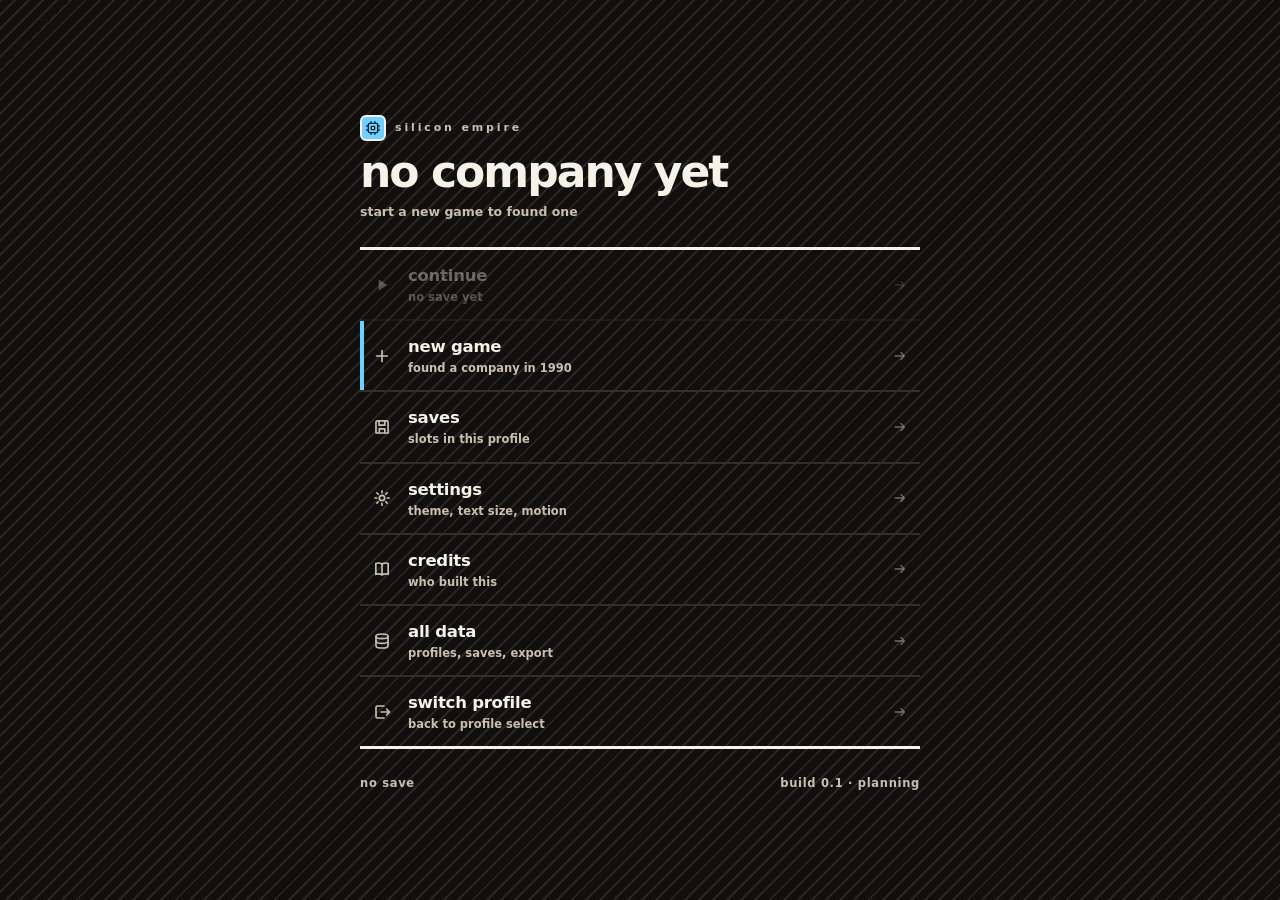
<file: index.html>
<!doctype html>
<html lang="en" data-theme="dark" data-motion="on">
<head>
<meta charset="utf-8">
<meta name="viewport" content="width=device-width, initial-scale=1">
<title>Silicon Empire</title>
<link rel="stylesheet" href="./src/styles/tokens.css">
<link rel="stylesheet" href="./src/styles/base.css">
<link rel="stylesheet" href="./src/styles/components.css">
<link rel="stylesheet" href="./src/styles/screens.css">
<link rel="stylesheet" href="./src/styles/desk.css">
<link rel="stylesheet" href="./src/styles/contracts.css">
<link rel="stylesheet" href="./src/styles/offer.css">
</head>
<body data-screen="menu" data-scale="md">

<svg class="sprite" aria-hidden="true" focusable="false" xmlns="http://www.w3.org/2000/svg">
  <symbol id="i-die" viewBox="0 0 24 24">
    <rect x="5" y="5" width="14" height="14" rx="2"/>
    <rect x="9.5" y="9.5" width="5" height="5" rx="1"/>
    <path d="M9 2.5v2.5M15 2.5v2.5M9 19v2.5M15 19v2.5M2.5 9H5M2.5 15H5M19 9h2.5M19 15h2.5"/>
  </symbol>
  <symbol id="i-home" viewBox="0 0 24 24">
    <path d="M4.2 10.6 12 4.2l7.8 6.4"/>
    <path d="M6.4 9.8v9.2c0 .7.5 1.2 1.2 1.2h8.8c.7 0 1.2-.5 1.2-1.2V9.8"/>
  </symbol>
  <symbol id="i-play" viewBox="0 0 24 24"><path d="M8 5.5 18.4 12 8 18.5z" fill="currentColor" stroke="none"/></symbol>
  <symbol id="i-pause" viewBox="0 0 24 24"><path d="M9 5.5v13M15 5.5v13"/></symbol>
  <symbol id="i-plus" viewBox="0 0 24 24"><path d="M12 5.5v13M5.5 12h13"/></symbol>
  <symbol id="i-disk" viewBox="0 0 24 24">
    <path d="M4.8 6.4c0-1 .8-1.8 1.8-1.8h11c1 0 1.7.8 1.7 1.8v12.8H4.8z"/>
    <path d="M8.4 4.8v5h7v-5M8.8 19.2v-5h6.6v5"/>
  </symbol>
  <symbol id="i-gear" viewBox="0 0 24 24">
    <circle cx="12" cy="12" r="3.2"/>
    <path d="M12 3.4v2.3M12 18.3v2.3M3.4 12h2.3M18.3 12h2.3M5.9 5.9l1.6 1.6M16.5 16.5l1.6 1.6M18.1 5.9l-1.6 1.6M7.5 16.5l-1.6 1.6"/>
  </symbol>
  <symbol id="i-info" viewBox="0 0 24 24"><circle cx="12" cy="12" r="8.6"/><path d="M12 10.8v5.4M12 7.8v.5"/></symbol>
  <symbol id="i-exit" viewBox="0 0 24 24">
    <path d="M14.4 4.8H6.4c-1 0-1.6.8-1.6 1.8v10.8c0 1 .6 1.8 1.6 1.8h8"/>
    <path d="M17.6 8.6 21 12l-3.4 3.4M11 12h9.6"/>
  </symbol>
  <symbol id="i-arrow" viewBox="0 0 24 24"><path d="M4.6 12h14M13.4 6.8 18.6 12l-5.2 5.2"/></symbol>
  <symbol id="i-check" viewBox="0 0 24 24"><path d="M5.2 12.6 9.8 17l9-10"/></symbol>
  <symbol id="i-warn" viewBox="0 0 24 24"><path d="M12 4.4 21 19.6H3z"/><path d="M12 10v3.6M12 16.8v.4"/></symbol>
  <symbol id="i-book" viewBox="0 0 24 24">
    <path d="M4.6 5.4c2.4-.9 4.9-.9 7.4.6 2.5-1.5 5-1.5 7.4-.6v13c-2.4-.9-4.9-.9-7.4.6-2.5-1.5-5-1.5-7.4-.6z"/>
    <path d="M12 6v13"/>
  </symbol>
  <symbol id="i-data" viewBox="0 0 24 24">
    <ellipse cx="12" cy="6.4" rx="7.2" ry="2.8"/>
    <path d="M4.8 6.4v11.2c0 1.5 3.2 2.8 7.2 2.8s7.2-1.3 7.2-2.8V6.4"/>
    <path d="M4.8 12c0 1.5 3.2 2.8 7.2 2.8s7.2-1.3 7.2-2.8"/>
  </symbol>
  <symbol id="i-ruler" viewBox="0 0 24 24">
    <rect x="2.8" y="8.2" width="18.4" height="7.6" rx="2"/>
    <path d="M6.6 8.4v3.2M10 8.4v2.2M13.4 8.4v3.2M16.8 8.4v2.2"/>
  </symbol>
  <symbol id="i-beaker" viewBox="0 0 24 24">
    <path d="M9.2 3.6v5.2L4.9 17c-.5.9.1 1.9 1.1 1.9h12c1 0 1.6-1 1.1-1.9l-4.3-8.2V3.6"/>
    <path d="M7.8 3.6h8.4M6.7 14.2h10.6"/>
  </symbol>
  <symbol id="i-wafer" viewBox="0 0 24 24">
    <circle cx="12" cy="12" r="8.6"/>
    <path d="M3.9 14.6c1.7-1 3.4-1.5 5.1-.4M9.6 3.9c.4 1.9-.4 3.7-2.2 4.6M19.2 7.4c-1.5 1-2.4 2.7-1.9 4.6"/>
  </symbol>
  <symbol id="i-scale" viewBox="0 0 24 24">
    <path d="M12 4.4v15.2M7.6 19.6h8.8M4.6 8.4h14.8"/>
    <path d="M4.6 8.4 2.2 14a2.5 2.5 0 0 0 4.8 0zM19.4 8.4 17 14a2.5 2.5 0 0 0 4.8 0z"/>
  </symbol>
  <symbol id="i-ledger" viewBox="0 0 24 24">
    <rect x="4.6" y="3.6" width="14.8" height="16.8" rx="2"/>
    <path d="M8.2 8.2h7.6M8.2 12h7.6M8.2 15.8h4.6M2.8 6.6h1.8M2.8 12h1.8M2.8 17.4h1.8"/>
  </symbol>
  <symbol id="i-news" viewBox="0 0 24 24">
    <rect x="3.4" y="5.2" width="13.6" height="13.6" rx="2"/>
    <path d="M17 8.6h2.4c.7 0 1.2.5 1.2 1.2v7c0 1.1-.9 2-2 2H17"/>
    <path d="M6.4 8.6h7.6v3.8H6.4zM6.4 15h7.6M6.4 17.2h4.8"/>
  </symbol>
  <symbol id="i-company" viewBox="0 0 24 24">
    <path d="M3.8 20.2V7.4l6.8-3.4v16.2M10.6 20.2h9.6V11l-5.2-2.6"/>
    <path d="M6.4 9.6h1.6M6.4 13h1.6M13.4 13.6h1.6M13.4 16.8h1.6"/>
  </symbol>
  <symbol id="i-target" viewBox="0 0 24 24">
    <circle cx="12" cy="12" r="8.4"/><circle cx="12" cy="12" r="4.4"/><circle cx="12" cy="12" r="1" fill="currentColor"/>
  </symbol>
  <symbol id="i-power" viewBox="0 0 24 24"><path d="M12 3.4v8"/><path d="M17.6 6.2a7.6 7.6 0 1 1-11.2 0"/></symbol>
  <symbol id="i-megaphone" viewBox="0 0 24 24">
    <path d="M4.6 9.6v4.8l9.2 4.6V5z"/>
    <path d="M6.9 15.2v3.4c0 .7.5 1.2 1.2 1.2h1.4v-2.9"/>
    <path d="M16.8 9.4a4 4 0 0 1 0 5.2M19.2 7.2a7.4 7.4 0 0 1 0 9.6"/>
  </symbol>
  <symbol id="i-browser" viewBox="0 0 24 24">
    <rect x="3.4" y="4.6" width="17.2" height="14.8" rx="2.2"/>
    <path d="M3.4 9.4h17.2"/>
    <path d="M6.6 7h.1M9 7h.1" stroke-width="2.4"/>
    <path d="M7.2 12.6h6.4M7.2 15.6h9.2"/>
  </symbol>
  <symbol id="i-user" viewBox="0 0 24 24">
    <circle cx="12" cy="8.4" r="3.6"/>
    <path d="M4.7 20.2c.9-3.7 3.8-5.6 7.3-5.6s6.4 1.9 7.3 5.6"/>
  </symbol>
  <symbol id="i-contract" viewBox="0 0 24 24">
    <path d="M6.2 4.2h7.6l4 4v11.6H6.2z"/>
    <path d="M13.8 4.2v4h4"/>
    <path d="M8.9 17.1c1.1-1.6 2.2-1.6 3.2 0s2.1 1.6 3.1 0"/>
    <path d="M8.9 11.4h4.4"/>
  </symbol>
  <symbol id="i-clipboard" viewBox="0 0 24 24">
    <rect x="5.4" y="4.8" width="13.2" height="15.6" rx="2"/>
    <path d="M8.8 3.4h6.4v3.2H8.8z"/>
    <path d="M9 12.2l1.9 1.9 3.6-3.9"/>
    <path d="M9 17.1h6"/>
  </symbol>
  <symbol id="i-chevrons" viewBox="0 0 24 24">
    <path d="M6.2 5.8 12.4 12l-6.2 6.2"/>
    <path d="M12.6 5.8 18.8 12l-6.2 6.2"/>
  </symbol>

  <!-- Diorama artwork. Everything inherits currentColor so the filled
       portion renders identically to the outline, just brighter. -->
  <symbol id="art-die" viewBox="0 0 320 320">
    <g fill="none" stroke="currentColor" stroke-width="2" stroke-linejoin="round">
      <rect x="34" y="34" width="252" height="252" rx="16"/>
      <rect x="76" y="76" width="168" height="168" rx="6"/>
      <g stroke-width="1.8">
        <rect x="88" y="88" width="66" height="58"/>
        <rect x="162" y="88" width="70" height="26"/>
        <rect x="162" y="120" width="70" height="26"/>
        <rect x="88" y="154" width="64" height="40"/>
        <rect x="160" y="154" width="72" height="40"/>
        <path d="M88 204h44M88 214h66M88 224h40M160 204h72M160 214h50M160 224h72"/>
      </g>
      <g stroke-width="2.2">
        <path d="M52 34v-9M84 34v-9M116 34v-9M148 34v-9M180 34v-9M212 34v-9M244 34v-9M268 34v-9"/>
        <path d="M52 286v9M84 286v9M116 286v9M148 286v9M180 286v9M212 286v9M244 286v9M268 286v9"/>
        <path d="M34 52h-9M34 84h-9M34 116h-9M34 148h-9M34 180h-9M34 212h-9M34 244h-9M34 268h-9"/>
        <path d="M286 52h9M286 84h9M286 116h9M286 148h9M286 180h9M286 212h9M286 244h9M286 268h9"/>
      </g>
    </g>
    <g fill="currentColor" stroke="none" font-family="ui-sans-serif, system-ui, sans-serif"
       font-weight="800" font-size="9" letter-spacing="0.4">
      <text x="94" y="120">l2 cache</text>
      <text x="168" y="105">fpu</text>
      <text x="168" y="137">decode</text>
      <text x="94" y="178">alu ×2</text>
      <text x="166" y="178">load/store</text>
    </g>
    <g fill="currentColor" stroke="none" font-family="ui-sans-serif, system-ui, sans-serif"
       font-weight="800" font-size="8" letter-spacing="1">
      <text x="34" y="22">die floorplan</text>
      <text x="34" y="308">sheet 01</text>
      <text x="238" y="308">scale 1:1</text>
    </g>
  </symbol>
</svg>

<div class="app">
  <!-- ═════════ sidebar — the desk only; entry screens are chrome-free ═════════ -->
  <aside class="side">
    <button class="side__logo" type="button" data-action="menu" title="Main menu" aria-label="Main menu">
      <svg class="i i--24" aria-hidden="true"><use href="#i-die"/></svg>
    </button>

    <nav class="side__nav pat pat--dots" id="sideNav" aria-label="Sections"></nav>

    <button class="side__more" id="sideMore" type="button"
            aria-expanded="false" aria-controls="drawer" title="All sections" aria-label="All sections">
      <svg class="i i--20" aria-hidden="true"><use href="#i-chevrons"/></svg>
    </button>

    <div class="side__foot">
      <div class="clock">
        <span class="clock__year" id="clockYear">1990</span>
        <span class="clock__date" id="clockDate">jan 1</span>
      </div>

      <div class="batt" id="battery" data-state="ok" title="Cash runway">
        <span class="batt__shell"><i class="batt__fill" id="batteryFill"></i></span>
      </div>
      <span class="batt__label" id="batteryLabel">runway 7 yr</span>

      <div class="side__tools">
        <button class="icon-btn" type="button" data-action="settings" title="Settings" aria-label="Settings">
          <svg class="i" aria-hidden="true"><use href="#i-gear"/></svg>
        </button>
        <button class="icon-btn" type="button" data-action="data" title="All data" aria-label="All data">
          <svg class="i" aria-hidden="true"><use href="#i-data"/></svg>
        </button>
      </div>
    </div>
  </aside>

  <!-- ═════════ sections drawer — slides out from under the sidebar ═════════ -->
  <div class="drawer" id="drawer" aria-label="All sections" aria-hidden="true">
    <header class="drawer__head">
      <span class="lbl">all sections</span>
      <button class="icon-btn drawer__close" type="button" id="drawerClose" aria-label="Close sections">
        <svg class="i i--16" aria-hidden="true"><use href="#i-chevrons"/></svg>
      </button>
    </header>
    <nav class="drawer__list" id="drawerNav" aria-label="All sections"></nav>
  </div>

  <main class="app-main">
    <!-- ═════════ menu ═════════ -->
    <section class="view pat pat--hatch" id="view-menu" aria-label="Main menu">
      <div class="menu-wrap">
        <header class="menu-head">
          <div class="menu-brand">
            <span class="menu-mark" aria-hidden="true"><svg class="i i--16"><use href="#i-die"/></svg></span>
            <span class="wordmark">silicon empire</span>
          </div>
          <h1 class="menu-title" id="menuCompany">no company yet</h1>
          <p class="menu-meta" id="menuMeta">start a new game to found one</p>
        </header>

        <nav class="menu-list" id="menuGrid" aria-label="Main menu"></nav>

        <footer class="menu-foot">
          <span class="lbl" id="menuStatus">no save</span>
          <span class="lbl">build 0.1 · planning</span>
        </footer>
      </div>
    </section>

    <!-- ═════════ new game ═════════ -->
    <section class="view" id="view-newgame" aria-label="New game">
      <header class="newgame-head">
        <div class="newgame-top">
          <button class="btn btn--ghost btn--sm" type="button" data-action="menu">
            <svg class="i i--16" aria-hidden="true"><use href="#i-home"/></svg>
            menu
          </button>
          <span class="wordmark">silicon empire</span>
        </div>
        <h1 class="newgame-title">found your company</h1>
        <p class="newgame-sub">january 1990. one fabless startup, a modest chequebook, and an industry that has no idea who you are yet.</p>
      </header>

      <form class="form-card" id="newGameForm" novalidate>
        <div class="field-wrap">
          <label class="lbl" for="founderName">founder name</label>
          <input class="field" id="founderName" name="founderName" type="text"
                 autocomplete="off" spellcheck="false" placeholder="e.g. a. grove" maxlength="28">
          <p class="field-hint" id="nameHint">prints as “by …” on your company plate</p>
        </div>

        <div class="field-wrap">
          <label class="lbl" for="companyName">company name</label>
          <input class="field" id="companyName" name="companyName" type="text"
                 autocomplete="off" spellcheck="false" placeholder="e.g. nova micro" maxlength="34">
          <p class="field-hint">you can rename it later</p>
        </div>

        <div class="field-wrap">
          <label class="lbl" for="seedInput">seed</label>
          <input class="field" id="seedInput" name="seed" type="number" inputmode="numeric"
                 value="1990" min="1" max="999999">
          <p class="field-hint">same seed and same choices give the same world</p>
        </div>

        <button class="btn btn--accent btn--wide" type="submit" id="foundBtn">
          found company
          <svg class="i i--16" aria-hidden="true"><use href="#i-arrow"/></svg>
        </button>

        <div class="profiles" id="profilesWrap" hidden>
          <div class="profiles__head">
            <span class="lbl">existing profiles</span>
            <span class="lbl" id="profileCount"></span>
          </div>
          <div id="profileList"></div>
        </div>
      </form>
    </section>

    <!-- ═════════ desk ═════════ -->
    <section class="view" id="view-desk" aria-label="Company desk">
      <header class="topbar">
        <div class="topbar__id">
          <span class="wordmark">silicon empire</span>
          <h1 class="company-name" id="deskCompany">untitled company</h1>
          <p class="company-meta">founded <b id="deskFounded">1990</b> · by <b id="deskFounder">—</b></p>
        </div>

        <div class="topbar__right">
          <div class="hud">
            <div class="hud__card hud__card--cash">
              <span class="hud__label">cash in hand</span>
              <span class="hud__row">
                <span class="hud__value" id="hudCash">$4.20m</span>
                <span class="hud__delta up" id="hudCashDelta">+0</span>
              </span>
            </div>
            <div class="hud__card">
              <span class="hud__label">research</span>
              <span class="hud__row">
                <span class="hud__value" id="hudRp">0 rp</span>
                <span class="hud__delta up" id="hudRpRate">+96/wk</span>
              </span>
            </div>
          </div>

          <div class="time" role="group" aria-label="Game speed">
            <button type="button" data-speed="0" aria-pressed="false" title="Pause" aria-label="Pause">
              <svg class="i" aria-hidden="true"><use href="#i-pause"/></svg>
            </button>
            <button type="button" data-speed="1" aria-pressed="true">1×</button>
            <button type="button" data-speed="4" aria-pressed="false">4×</button>
            <button type="button" data-speed="16" aria-pressed="false">16×</button>
          </div>
        </div>
      </header>

      <div class="desk-body">
        <section class="stage pat pat--grid" aria-label="Current activity">
          <div class="stage__art">
            <svg class="art" id="art" viewBox="0 0 320 320" role="img" aria-labelledby="dioTitle">
              <defs>
                <clipPath id="artClip">
                  <rect id="artClipRect" x="0" y="320" width="320" height="0"/>
                </clipPath>
              </defs>

              <!-- dim outline -->
              <use href="#art-die" class="art-base"/>

              <!-- the same artwork, brighter, revealed from the bottom -->
              <g clip-path="url(#artClip)">
                <use href="#art-die" class="art-fill"/>
              </g>
            </svg>
          </div>

          <div class="stage__caption">
            <h2 class="stage__title" id="dioTitle">researching <em>l3 cache</em></h2>
            <p class="stage__sub" id="dioSub">62% complete · 9 weeks left</p>
          </div>
        </section>

        <aside class="rail" aria-label="Finances">
          <div class="profit">
            <div class="profit__row">
              <span class="profit__label">profit · month</span>
              <span class="profit__value" id="profitMonth">$0</span>
            </div>
            <div class="profit__row">
              <span class="profit__label">profit · year</span>
              <span class="profit__value" id="profitYear">$0</span>
            </div>
          </div>

          <div class="chart-card">
            <div class="chart-card__head">
              <span class="lbl">earnings by product</span>
              <span class="lbl" id="chartRange">52 wk</span>
            </div>
            <div class="chart-card__body">
              <svg class="chart" id="earningsChart" viewBox="0 0 320 180" preserveAspectRatio="none" role="img" aria-label="Cumulative earnings by product"></svg>
            </div>
            <div class="chart__legend" id="chartLegend"></div>
          </div>
        </aside>
      </div>

      <footer class="news" aria-label="Recent">
        <div class="news__head">
          <span class="lbl">recent</span>
          <span class="lbl" id="newsCount">newest first</span>
        </div>
        <div class="news__grid" id="newsGrid"></div>
      </footer>
    </section>
    <!-- ═════════ suppliers ═════════ -->
    <section class="view" id="view-contracts" aria-label="Suppliers">
      <header class="sup-head">
        <div class="sup-head__top">
          <button class="btn btn--ghost btn--sm" type="button" data-action="desk">
            <svg class="i i--16" aria-hidden="true"><use href="#i-home"/></svg>
            desk
          </button>
          <h1 class="sup-title">suppliers</h1>
          <div class="sup-commit" id="supCommit"></div>
          <button class="btn btn--sm btn--accent" type="button" data-action="offer">
            <svg class="i i--16" aria-hidden="true"><use href="#i-contract"/></svg>
            draft a contract
          </button>
        </div>
        <nav class="sup-tabs" id="supTabs" role="tablist" aria-label="Supplier type"></nav>
      </header>

      <div class="sup-body">
        <nav class="sup-list" id="supList" aria-label="Suppliers"></nav>
        <article class="sup-sheet" id="supSheet" aria-live="polite"></article>
      </div>
    </section>

    <!-- ═════════ writing a contract ═════════ -->
    <section class="view" id="view-offer" aria-label="Draft a contract">
      <header class="off-head">
        <button class="btn btn--ghost btn--sm" type="button" data-action="contracts">
          <svg class="i i--16" aria-hidden="true"><use href="#i-arrow"/></svg>
          suppliers
        </button>
        <h1 class="off-title">draft a contract</h1>
        <span class="off-progress" id="offerProgress">0 of 6 sections</span>
      </header>

      <div class="off-body">
        <aside class="off-buyers">
          <p class="lbl">offer it to</p>
          <nav class="buyer-list" id="offerBuyers" aria-label="Counterparties"></nav>
        </aside>

        <div class="off-steps" id="offerSteps"></div>

        <aside class="off-verdict" id="offerVerdict" aria-live="polite" data-state="idle"></aside>
      </div>

      <footer class="off-foot">
        <p class="off-foot__hint">two boxes per section. you will live with whichever you pick.</p>
        <button class="btn btn--accent" type="button" id="offerSend" disabled>
          send the offer
          <svg class="i i--16" aria-hidden="true"><use href="#i-arrow"/></svg>
        </button>
      </footer>
    </section>

  </main>
</div>

<div class="toast-host" id="toastHost" aria-live="polite"></div>
<div class="modal-host" id="modalHost" hidden></div>

<script type="module" src="./src/main.js"></script>
</body>
</html>
</file>
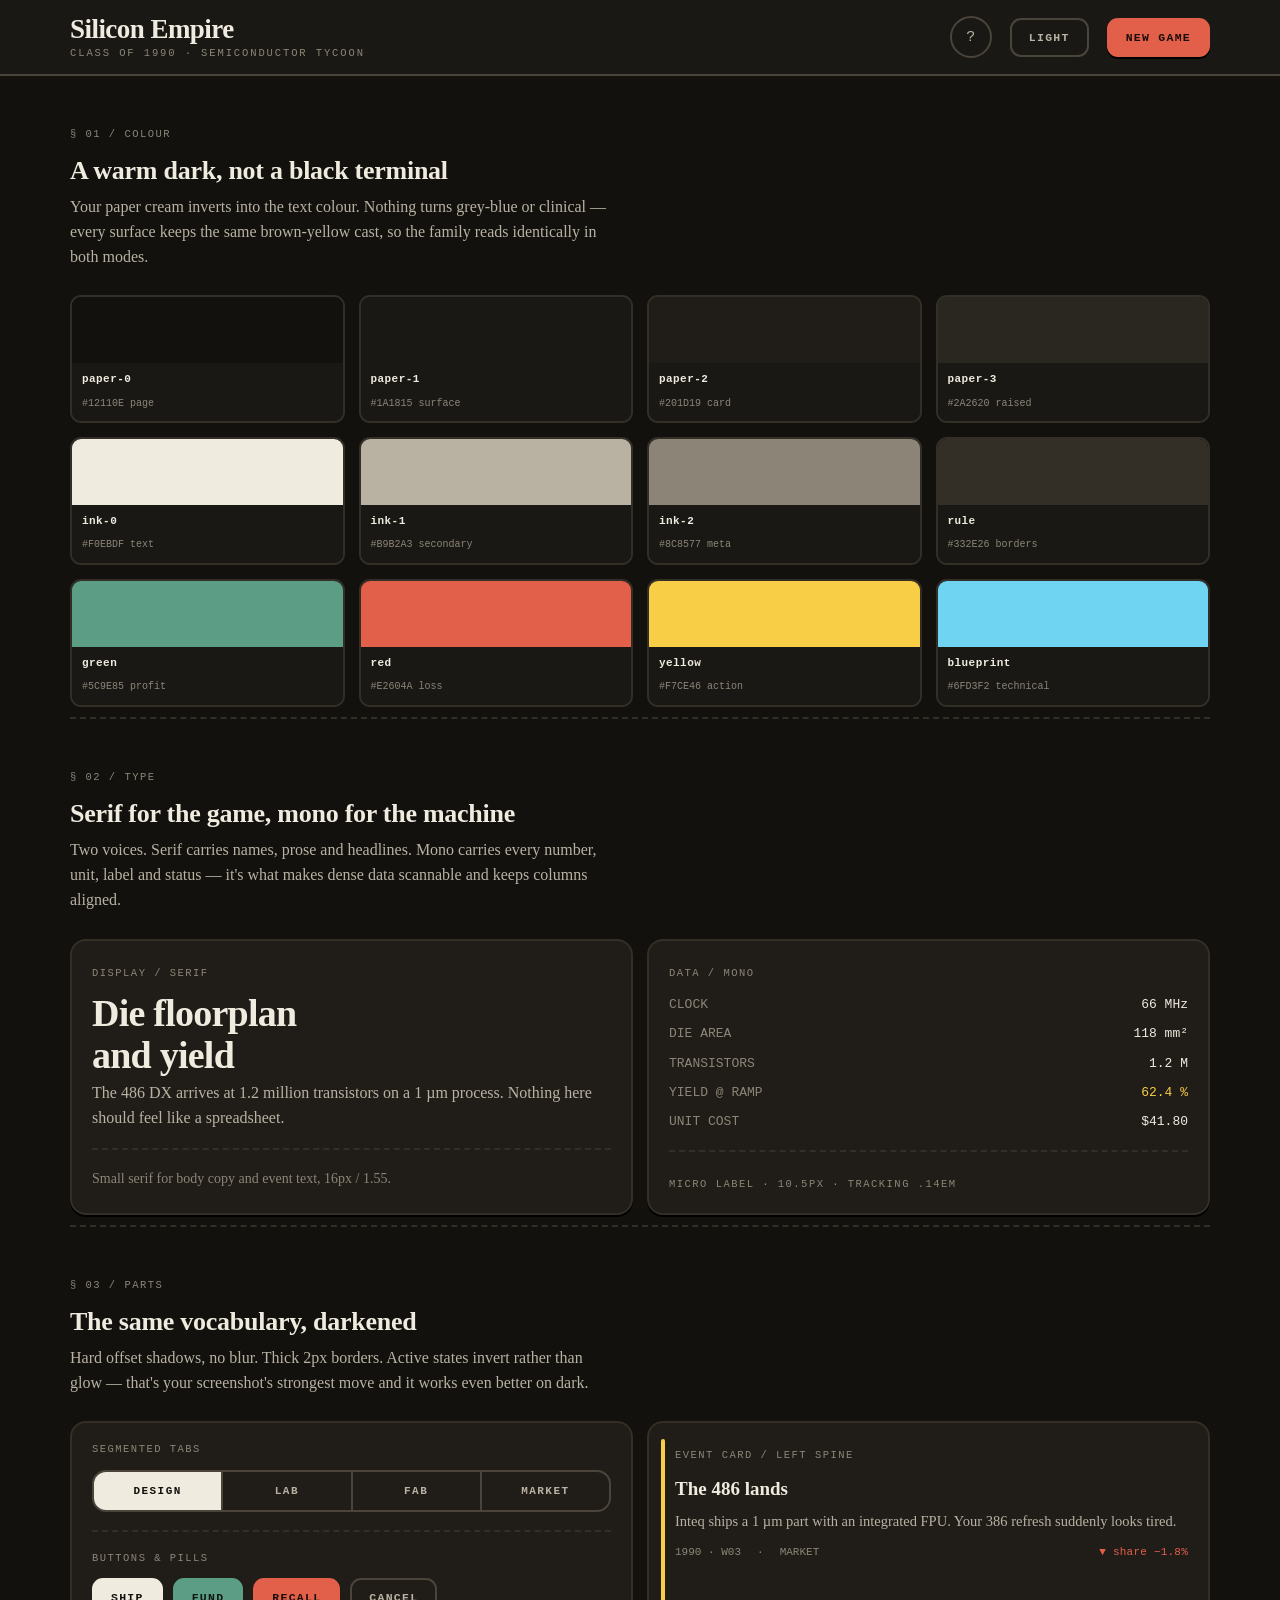
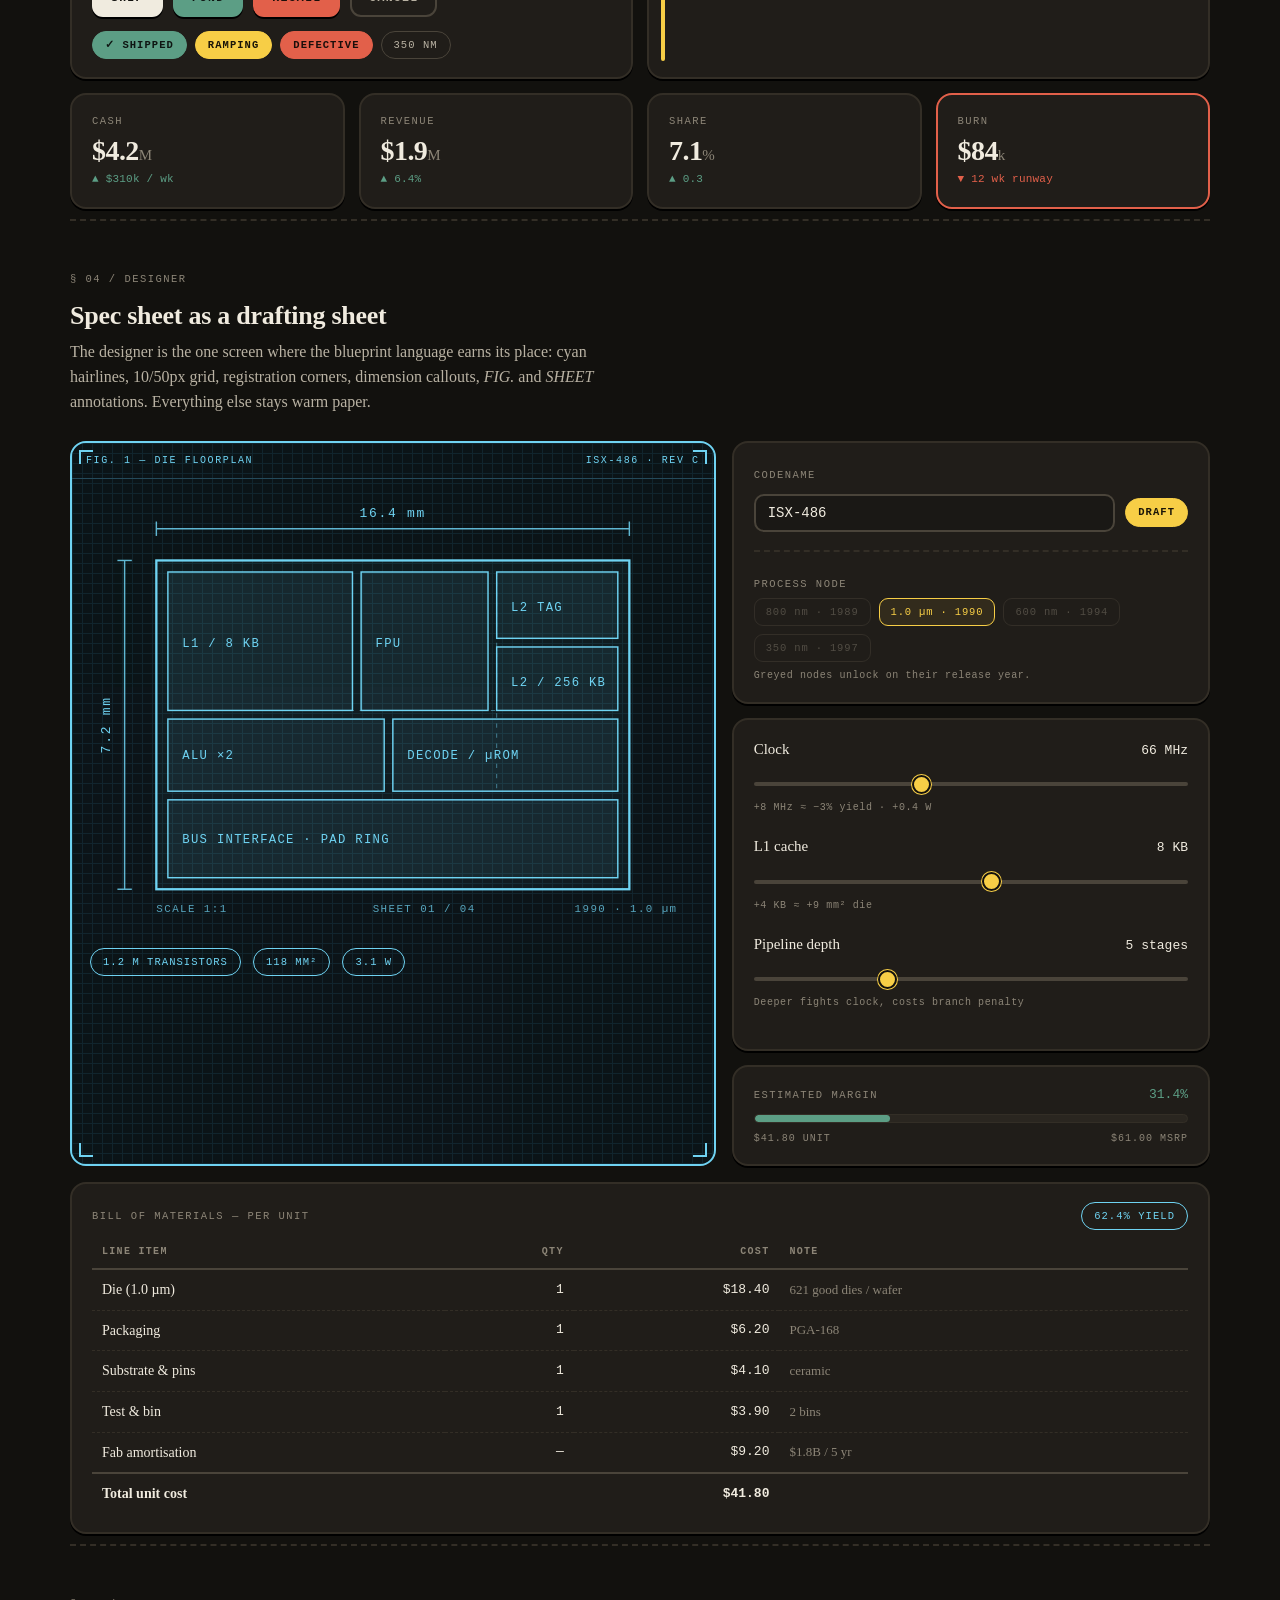
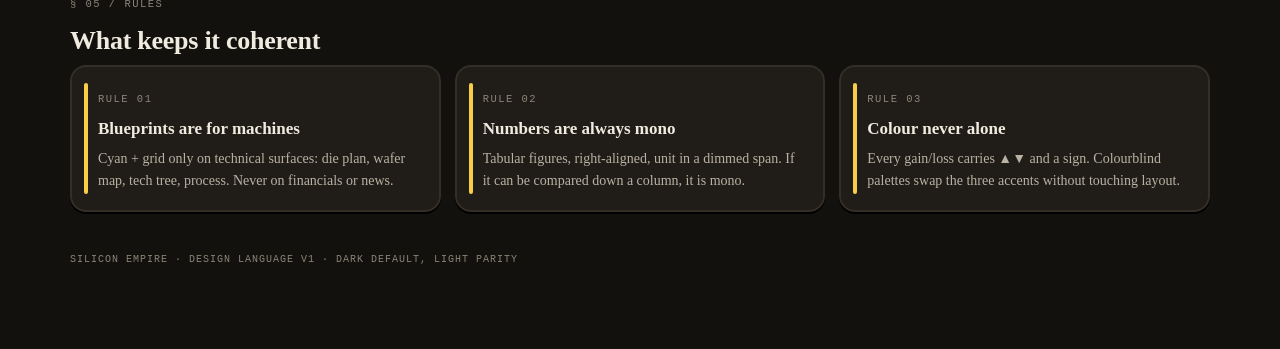
<file: design/styleguide.html>
<!doctype html>
<html lang="en" data-theme="dark">
<head>
<meta charset="utf-8">
<meta name="viewport" content="width=device-width,initial-scale=1">
<title>Silicon Empire — Design Language</title>
<style>
/* ─────────────────────────────────────────────
   TOKENS — dark is default, light kept for parity
   ───────────────────────────────────────────── */
:root{
  --paper-0:#12110E;   /* page */
  --paper-1:#1A1815;   /* surface */
  --paper-2:#201D19;   /* card */
  --paper-3:#2A2620;   /* raised / hover */
  --ink-0:#F0EBDF;     /* primary text — the old paper */
  --ink-1:#B9B2A3;
  --ink-2:#8C8577;     /* meta only, 12px+ */
  --rule:#332E26;
  --rule-strong:#4A443A;
  --green:#5C9E85;
  --green-ink:#0E1512;
  --red:#E2604A;
  --red-ink:#1A0E0A;
  --yellow:#F7CE46;
  --yellow-ink:#1A1508;
  --bp:#6FD3F2;        /* blueprint cyan */
  --bp-grid:#254A5A;
  --bp-faint:#173340;
  --shadow:0 2px 0 #000;
  --radius:16px;
  --radius-sm:11px;
  --serif:"Iowan Old Style","Palatino Linotype",Palatino,"Book Antiqua",Georgia,serif;
  --mono:ui-monospace,SFMono-Regular,"SF Mono",Menlo,Consolas,monospace;
  --grid-bg:none;
}
[data-theme="light"]{
  --paper-0:#EDE9DE; --paper-1:#F6F3EA; --paper-2:#FAF9F4; --paper-3:#FFFFFF;
  --ink-0:#17170F; --ink-1:#4A453B; --ink-2:#7A7367;
  --rule:#D8D3C6; --rule-strong:#B9B2A1;
  --green:#24453A; --green-ink:#FAF9F4; --red:#CD3E2D; --red-ink:#FAF9F4;
  --yellow:#FBD64A; --yellow-ink:#17170F;
  --bp:#1F6E8A; --bp-grid:#A8CBD8; --bp-faint:#D5E6ED;
  --shadow:0 2px 0 #17170F;
}

*{box-sizing:border-box}
html,body{margin:0;padding:0}
body{
  background:var(--paper-0); color:var(--ink-0);
  font-family:var(--serif); font-size:16px; line-height:1.55;
  -webkit-font-smoothing:antialiased;
  padding-bottom:80px;
}
.wrap{max-width:1180px;margin:0 auto;padding:0 20px}

/* ── micro-label ── */
.lbl{
  font-family:var(--mono); font-size:10.5px; font-weight:500;
  letter-spacing:.14em; text-transform:uppercase; color:var(--ink-2);
}
.lbl--ink{color:var(--ink-1)}

/* ─────────────────────────────────────────────
   TOP BAR
   ───────────────────────────────────────────── */
.topbar{
  border-bottom:2px solid var(--rule-strong);
  background:var(--paper-1);
  position:sticky; top:0; z-index:50;
}
.topbar .wrap{display:flex;align-items:center;gap:18px;height:74px}
.wordmark{font-size:27px;font-weight:700;letter-spacing:-.02em;margin:0;line-height:1}
.wordmark small{
  display:block;font-family:var(--mono);font-size:10.5px;font-weight:400;
  letter-spacing:.18em;text-transform:uppercase;color:var(--ink-2);margin-top:5px;
}
.spacer{flex:1}

/* ── buttons ── */
.btn{
  font-family:var(--mono);font-size:11.5px;font-weight:600;letter-spacing:.11em;
  text-transform:uppercase;padding:11px 17px;border-radius:var(--radius-sm);
  border:2px solid var(--ink-0);background:transparent;color:var(--ink-0);
  cursor:pointer;box-shadow:var(--shadow);transition:transform .08s,box-shadow .08s;
}
.btn:hover{transform:translate(-1px,-1px);box-shadow:2px 3px 0 #000}
.btn:active{transform:translate(1px,2px);box-shadow:0 0 0 #000}
.btn--solid{background:var(--ink-0);color:var(--paper-0);border-color:var(--ink-0)}
.btn--green{background:var(--green);color:var(--green-ink);border-color:var(--green)}
.btn--red{background:var(--red);color:var(--red-ink);border-color:var(--red)}
.btn--ghost{border-color:var(--rule-strong);color:var(--ink-1);box-shadow:none}
.icon-btn{
  width:42px;height:42px;border-radius:50%;display:grid;place-items:center;
  border:2px solid var(--rule-strong);background:transparent;color:var(--ink-1);
  cursor:pointer;font-family:var(--mono);font-size:15px;
}

/* ─────────────────────────────────────────────
   TABS — segmented, active = inverted
   ───────────────────────────────────────────── */
.tabs{display:flex;border:2px solid var(--rule-strong);border-radius:14px;overflow:hidden}
.tab{
  flex:1;padding:13px 10px;background:transparent;border:0;cursor:pointer;
  border-right:2px solid var(--rule-strong);
  font-family:var(--mono);font-size:11px;font-weight:600;letter-spacing:.13em;
  text-transform:uppercase;color:var(--ink-1);
}
.tab:last-child{border-right:0}
.tab[aria-selected="true"]{background:var(--ink-0);color:var(--paper-0)}
.tab:hover:not([aria-selected="true"]){background:var(--paper-3)}

/* ─────────────────────────────────────────────
   SECTION FRAME
   ───────────────────────────────────────────── */
section.block{padding:44px 0 10px;border-bottom:2px dashed var(--rule)}
section.block:last-of-type{border-bottom:0}
.h2{font-size:26px;margin:6px 0 4px;letter-spacing:-.01em}
.lede{color:var(--ink-1);margin:0 0 26px;max-width:68ch}

/* ── cards ── */
.card{
  background:var(--paper-2);border:2px solid var(--rule);border-radius:var(--radius);
  padding:18px 20px;box-shadow:var(--shadow);position:relative;
}
.card--spine{padding-left:26px}
.card--spine::before{
  content:"";position:absolute;left:12px;top:16px;bottom:16px;width:4px;
  background:var(--yellow);border-radius:2px;
}
.card--green{border-color:var(--green)}
.card--red{border-color:var(--red)}

.grid{display:grid;gap:14px}
.g4{grid-template-columns:repeat(4,1fr)}
.g3{grid-template-columns:repeat(3,1fr)}
.g2{grid-template-columns:repeat(2,1fr)}
@media(max-width:900px){.g4{grid-template-columns:repeat(2,1fr)}.g3,.g2{grid-template-columns:1fr}}

/* ── stat ── */
.stat .lbl{display:block;margin-bottom:7px}
.stat .val{font-size:28px;font-weight:700;letter-spacing:-.02em;line-height:1}
.stat .val small{font-size:15px;font-weight:400;color:var(--ink-2)}
.delta{font-family:var(--mono);font-size:11px;letter-spacing:.02em}
.up{color:var(--green)} .down{color:var(--red)}

/* ── pills ── */
.pill{
  display:inline-flex;align-items:center;gap:7px;padding:5px 12px;border-radius:999px;
  border:1.5px solid var(--rule-strong);font-family:var(--mono);font-size:10.5px;
  letter-spacing:.1em;text-transform:uppercase;color:var(--ink-1);
}
.pill--green{background:var(--green);color:var(--green-ink);border-color:var(--green);font-weight:600}
.pill--yellow{background:var(--yellow);color:var(--yellow-ink);border-color:var(--yellow);font-weight:600}
.pill--red{background:var(--red);color:var(--red-ink);border-color:var(--red);font-weight:600}
.pill--bp{color:var(--bp);border-color:var(--bp)}

/* ── swatches ── */
.sw{border:2px solid var(--rule);border-radius:var(--radius-sm);overflow:hidden}
.sw .chip{height:66px}
.sw .meta{padding:8px 10px;background:var(--paper-1)}
.sw .meta b{display:block;font-family:var(--mono);font-size:11px;letter-spacing:.04em}
.sw .meta span{font-family:var(--mono);font-size:10px;color:var(--ink-2)}

/* ── table ── */
table.tbl{width:100%;border-collapse:collapse;font-size:14px}
.tbl th{
  font-family:var(--mono);font-size:10px;font-weight:600;letter-spacing:.13em;
  text-transform:uppercase;color:var(--ink-2);text-align:left;
  padding:0 10px 8px;border-bottom:2px solid var(--rule-strong);
}
.tbl td{padding:9px 10px;border-bottom:1px dashed var(--rule)}
.tbl td.num{font-family:var(--mono);font-size:13px;text-align:right;font-variant-numeric:tabular-nums}
.tbl tr:last-child td{border-bottom:0}
.tbl .tot td{border-top:2px solid var(--rule-strong);font-weight:700;border-bottom:0}

/* ── torn edge ── */
.torn{height:12px;background-repeat:repeat-x;background-size:16px 12px;
  background-image:linear-gradient(135deg,var(--paper-0) 50%,transparent 50%),
                   linear-gradient(225deg,var(--paper-0) 50%,transparent 50%);}

/* ─────────────────────────────────────────────
   BLUEPRINT SURFACES
   ───────────────────────────────────────────── */
.bp{
  position:relative;background-color:#0C1418;border:2px solid var(--bp);
  border-radius:var(--radius);overflow:hidden;
}
.bp::before{
  content:"";position:absolute;inset:0;pointer-events:none;
  background-image:
    linear-gradient(to right,var(--bp-faint) 1px,transparent 1px),
    linear-gradient(to bottom,var(--bp-faint) 1px,transparent 1px),
    linear-gradient(to right,var(--bp-grid) 1px,transparent 1px),
    linear-gradient(to bottom,var(--bp-grid) 1px,transparent 1px);
  background-size:10px 10px,10px 10px,50px 50px,50px 50px;
  opacity:.55;
}
.bp > *{position:relative;z-index:1}
.bp-head{
  display:flex;justify-content:space-between;align-items:center;
  padding:10px 14px;border-bottom:1px solid var(--bp-grid);
  font-family:var(--mono);font-size:10px;letter-spacing:.16em;
  text-transform:uppercase;color:var(--bp);
}
.bp-body{padding:18px}
.bp-corner{position:absolute;width:14px;height:14px;border:0 solid var(--bp);pointer-events:none}
.bp-corner.tl{top:7px;left:7px;border-top-width:2px;border-left-width:2px}
.bp-corner.tr{top:7px;right:7px;border-top-width:2px;border-right-width:2px}
.bp-corner.bl{bottom:7px;left:7px;border-bottom-width:2px;border-left-width:2px}
.bp-corner.br{bottom:7px;right:7px;border-bottom-width:2px;border-right-width:2px}

.dim{position:relative;font-family:var(--mono);font-size:9.5px;letter-spacing:.1em;color:var(--bp)}
.dim::before,.dim::after{content:"";position:absolute;background:var(--bp);opacity:.7}

/* designer layout */
.designer{display:grid;grid-template-columns:1.35fr 1fr;gap:16px}
@media(max-width:980px){.designer{grid-template-columns:1fr}}
.spec{margin-bottom:20px}
.spec-top{display:flex;justify-content:space-between;align-items:baseline;margin-bottom:8px}
.spec-name{font-size:15px}
.spec-val{font-family:var(--mono);font-size:13px;font-variant-numeric:tabular-nums;color:var(--ink-0)}
input[type=range]{
  -webkit-appearance:none;appearance:none;width:100%;height:4px;border-radius:2px;
  background:var(--rule-strong);outline:none;margin:0;
}
input[type=range]::-webkit-slider-thumb{
  -webkit-appearance:none;width:19px;height:19px;border-radius:50%;
  background:var(--yellow);border:2px solid var(--paper-0);cursor:grab;
  box-shadow:0 0 0 1px var(--yellow);
}
input[type=range]::-moz-range-thumb{
  width:19px;height:19px;border-radius:50%;background:var(--yellow);
  border:2px solid var(--paper-0);cursor:grab;
}
.spec-hint{font-family:var(--mono);font-size:10px;color:var(--ink-2);letter-spacing:.06em;margin-top:6px}

.node-picker{display:flex;gap:8px;flex-wrap:wrap;margin-top:4px}
.node{
  font-family:var(--mono);font-size:10.5px;letter-spacing:.08em;padding:7px 11px;
  border-radius:9px;border:1.5px solid var(--rule-strong);color:var(--ink-2);
  background:transparent;cursor:not-allowed;
}
.node[data-on]{border-color:var(--yellow);color:var(--yellow);background:rgba(247,206,70,.08)}
.node[data-future]{opacity:.45}

/* meter */
.meter{height:9px;border-radius:5px;background:var(--paper-3);overflow:hidden;border:1px solid var(--rule)}
.meter > i{display:block;height:100%;border-radius:5px}

.footnote{font-family:var(--mono);font-size:10px;letter-spacing:.1em;text-transform:uppercase;color:var(--ink-2)}
hr.dash{border:0;border-top:2px dashed var(--rule);margin:18px 0}
</style>
</head>
<body>

<header class="topbar">
  <div class="wrap">
    <h1 class="wordmark">Silicon Empire<small>class of 1990 · semiconductor tycoon</small></h1>
    <div class="spacer"></div>
    <button class="icon-btn" title="Help">?</button>
    <button class="btn btn--ghost" id="themeBtn">Light</button>
    <button class="btn btn--red">New Game</button>
  </div>
</header>

<main class="wrap">

  <!-- 1. PALETTE ───────────────────────────── -->
  <section class="block" id="palette">
    <span class="lbl">§ 01 / Colour</span>
    <h2 class="h2">A warm dark, not a black terminal</h2>
    <p class="lede">Your paper cream inverts into the text colour. Nothing turns grey-blue or clinical — every surface keeps the same brown-yellow cast, so the family reads identically in both modes.</p>

    <div class="grid g4" style="margin-bottom:14px">
      <div class="sw"><div class="chip" style="background:#12110E"></div><div class="meta"><b>paper-0</b><span>#12110E page</span></div></div>
      <div class="sw"><div class="chip" style="background:#1A1815"></div><div class="meta"><b>paper-1</b><span>#1A1815 surface</span></div></div>
      <div class="sw"><div class="chip" style="background:#201D19"></div><div class="meta"><b>paper-2</b><span>#201D19 card</span></div></div>
      <div class="sw"><div class="chip" style="background:#2A2620"></div><div class="meta"><b>paper-3</b><span>#2A2620 raised</span></div></div>
    </div>
    <div class="grid g4" style="margin-bottom:14px">
      <div class="sw"><div class="chip" style="background:#F0EBDF"></div><div class="meta"><b>ink-0</b><span>#F0EBDF text</span></div></div>
      <div class="sw"><div class="chip" style="background:#B9B2A3"></div><div class="meta"><b>ink-1</b><span>#B9B2A3 secondary</span></div></div>
      <div class="sw"><div class="chip" style="background:#8C8577"></div><div class="meta"><b>ink-2</b><span>#8C8577 meta</span></div></div>
      <div class="sw"><div class="chip" style="background:#332E26"></div><div class="meta"><b>rule</b><span>#332E26 borders</span></div></div>
    </div>
    <div class="grid g4">
      <div class="sw"><div class="chip" style="background:#5C9E85"></div><div class="meta"><b>green</b><span>#5C9E85 profit</span></div></div>
      <div class="sw"><div class="chip" style="background:#E2604A"></div><div class="meta"><b>red</b><span>#E2604A loss</span></div></div>
      <div class="sw"><div class="chip" style="background:#F7CE46"></div><div class="meta"><b>yellow</b><span>#F7CE46 action</span></div></div>
      <div class="sw"><div class="chip" style="background:#6FD3F2"></div><div class="meta"><b>blueprint</b><span>#6FD3F2 technical</span></div></div>
    </div>
  </section>

  <!-- 2. TYPE ──────────────────────────────── -->
  <section class="block" id="type">
    <span class="lbl">§ 02 / Type</span>
    <h2 class="h2">Serif for the game, mono for the machine</h2>
    <p class="lede">Two voices. Serif carries names, prose and headlines. Mono carries every number, unit, label and status — it's what makes dense data scannable and keeps columns aligned.</p>

    <div class="grid g2">
      <div class="card">
        <span class="lbl">Display / Serif</span>
        <div style="font-size:38px;font-weight:700;letter-spacing:-.02em;line-height:1.1;margin:10px 0 4px">Die floorplan<br>and yield</div>
        <p style="margin:0;color:var(--ink-1)">The 486 DX arrives at 1.2 million transistors on a 1&nbsp;µm process. Nothing here should feel like a spreadsheet.</p>
        <hr class="dash">
        <p style="margin:0;font-size:14px;color:var(--ink-2)">Small serif for body copy and event text, 16px / 1.55.</p>
      </div>
      <div class="card">
        <span class="lbl">Data / Mono</span>
        <div style="font-family:var(--mono);margin-top:12px;display:grid;gap:9px;font-size:13px">
          <div style="display:flex;justify-content:space-between"><span style="color:var(--ink-2)">CLOCK</span><span>66 MHz</span></div>
          <div style="display:flex;justify-content:space-between"><span style="color:var(--ink-2)">DIE AREA</span><span>118 mm²</span></div>
          <div style="display:flex;justify-content:space-between"><span style="color:var(--ink-2)">TRANSISTORS</span><span>1.2 M</span></div>
          <div style="display:flex;justify-content:space-between"><span style="color:var(--ink-2)">YIELD @ RAMP</span><span style="color:var(--yellow)">62.4 %</span></div>
          <div style="display:flex;justify-content:space-between"><span style="color:var(--ink-2)">UNIT COST</span><span>$41.80</span></div>
        </div>
        <hr class="dash">
        <span class="lbl">MICRO LABEL · 10.5px · TRACKING .14EM</span>
      </div>
    </div>
  </section>

  <!-- 3. COMPONENTS ────────────────────────── -->
  <section class="block" id="components">
    <span class="lbl">§ 03 / Parts</span>
    <h2 class="h2">The same vocabulary, darkened</h2>
    <p class="lede">Hard offset shadows, no blur. Thick 2px borders. Active states invert rather than glow — that's your screenshot's strongest move and it works even better on dark.</p>

    <div class="grid g2">
      <div class="card">
        <span class="lbl" style="display:block;margin-bottom:12px">Segmented tabs</span>
        <div class="tabs">
          <button class="tab" aria-selected="true">Design</button>
          <button class="tab">Lab</button>
          <button class="tab">Fab</button>
          <button class="tab">Market</button>
        </div>
        <hr class="dash">
        <span class="lbl" style="display:block;margin-bottom:12px">Buttons &amp; pills</span>
        <div style="display:flex;gap:10px;flex-wrap:wrap;align-items:center">
          <button class="btn btn--solid">Ship</button>
          <button class="btn btn--green">Fund</button>
          <button class="btn btn--red">Recall</button>
          <button class="btn btn--ghost">Cancel</button>
        </div>
        <div style="display:flex;gap:8px;flex-wrap:wrap;margin-top:14px">
          <span class="pill pill--green">✓ Shipped</span>
          <span class="pill pill--yellow">Ramping</span>
          <span class="pill pill--red">Defective</span>
          <span class="pill">350 nm</span>
        </div>
      </div>

      <div class="card card--spine">
        <span class="lbl">Event card / left spine</span>
        <h3 style="margin:8px 0 6px;font-size:19px">The 486 lands</h3>
        <p style="margin:0 0 12px;color:var(--ink-1);font-size:14.5px">Inteq ships a 1&nbsp;µm part with an integrated FPU. Your 386 refresh suddenly looks tired.</p>
        <div style="display:flex;gap:16px;align-items:center;font-family:var(--mono);font-size:11px;color:var(--ink-2)">
          <span>1990 · W03</span><span>·</span><span>MARKET</span>
          <div class="spacer"></div>
          <span class="delta down">▼ share −1.8%</span>
        </div>
      </div>
    </div>

    <div class="grid g4" style="margin-top:14px">
      <div class="card stat"><span class="lbl">Cash</span><div class="val">$4.2<small>M</small></div><span class="delta up">▲ $310k / wk</span></div>
      <div class="card stat"><span class="lbl">Revenue</span><div class="val">$1.9<small>M</small></div><span class="delta up">▲ 6.4%</span></div>
      <div class="card stat"><span class="lbl">Share</span><div class="val">7.1<small>%</small></div><span class="delta up">▲ 0.3</span></div>
      <div class="card stat card--red"><span class="lbl">Burn</span><div class="val">$84<small>k</small></div><span class="delta down">▼ 12 wk runway</span></div>
    </div>
  </section>

  <!-- 4. DESIGNER ──────────────────────────── -->
  <section class="block" id="designer">
    <span class="lbl">§ 04 / Designer</span>
    <h2 class="h2">Spec sheet as a drafting sheet</h2>
    <p class="lede">The designer is the one screen where the blueprint language earns its place: cyan hairlines, 10/50px grid, registration corners, dimension callouts, <em>FIG.</em> and <em>SHEET</em> annotations. Everything else stays warm paper.</p>

    <div class="designer">

      <!-- FLOORPLAN -->
      <div class="bp">
        <div class="bp-corner tl"></div><div class="bp-corner tr"></div>
        <div class="bp-corner bl"></div><div class="bp-corner br"></div>
        <div class="bp-head">
          <span>Fig. 1 — die floorplan</span>
          <span>ISX-486 · rev C</span>
        </div>
        <div class="bp-body">
          <svg viewBox="0 0 420 300" width="100%" style="display:block">
            <!-- dimension: top -->
            <g stroke="#6FD3F2" stroke-width="1" fill="none" opacity=".85">
              <line x1="46" y1="22" x2="374" y2="22"/>
              <line x1="46" y1="17" x2="46" y2="27"/>
              <line x1="374" y1="17" x2="374" y2="27"/>
            </g>
            <text x="210" y="14" fill="#6FD3F2" font-family="ui-monospace,monospace" font-size="9" text-anchor="middle" letter-spacing="1.2">16.4 mm</text>

            <!-- dimension: left -->
            <g stroke="#6FD3F2" stroke-width="1" fill="none" opacity=".85">
              <line x1="24" y1="44" x2="24" y2="272"/>
              <line x1="19" y1="44" x2="29" y2="44"/>
              <line x1="19" y1="272" x2="29" y2="272"/>
            </g>
            <text x="14" y="158" fill="#6FD3F2" font-family="ui-monospace,monospace" font-size="9" text-anchor="middle" letter-spacing="1.2" transform="rotate(-90 14 158)">7.2 mm</text>

            <!-- die outline -->
            <rect x="46" y="44" width="328" height="228" fill="rgba(111,211,242,.04)"
                  stroke="#6FD3F2" stroke-width="1.6"/>

            <!-- blocks -->
            <g stroke="#6FD3F2" stroke-width="1" fill="rgba(111,211,242,.07)">
              <rect x="54" y="52" width="128" height="96"/>
              <rect x="188" y="52" width="88" height="96"/>
              <rect x="282" y="52" width="84" height="46"/>
              <rect x="282" y="104" width="84" height="44"/>
              <rect x="54" y="154" width="150" height="50"/>
              <rect x="210" y="154" width="156" height="50"/>
              <rect x="54" y="210" width="312" height="54"/>
            </g>
            <!-- labels -->
            <g font-family="ui-monospace,monospace" font-size="8.5" fill="#6FD3F2" letter-spacing=".9">
              <text x="64" y="104">L1 / 8 KB</text>
              <text x="198" y="104">FPU</text>
              <text x="292" y="79">L2 TAG</text>
              <text x="292" y="131">L2 / 256 KB</text>
              <text x="64" y="182">ALU ×2</text>
              <text x="220" y="182">DECODE / µROM</text>
              <text x="64" y="240">BUS INTERFACE · PAD RING</text>
            </g>

            <!-- crosshairs -->
            <g stroke="#6FD3F2" stroke-width=".7" opacity=".5">
              <line x1="54" y1="148" x2="366" y2="148" stroke-dasharray="3 4"/>
              <line x1="282" y1="52" x2="282" y2="204" stroke-dasharray="3 4"/>
            </g>

            <!-- annotations -->
            <g fill="#6FD3F2" font-family="ui-monospace,monospace" font-size="7.5" opacity=".75" letter-spacing="1">
              <text x="46" y="288">SCALE 1:1</text>
              <text x="196" y="288">SHEET 01 / 04</text>
              <text x="336" y="288">1990 · 1.0 µm</text>
            </g>
          </svg>
        </div>
        <div style="display:flex;gap:12px;flex-wrap:wrap;padding:0 18px 16px">
          <span class="pill pill--bp">1.2 M transistors</span>
          <span class="pill pill--bp">118 mm²</span>
          <span class="pill pill--bp">3.1 W</span>
        </div>
      </div>

      <!-- CONTROLS -->
      <div style="display:flex;flex-direction:column;gap:14px">

        <div class="card">
          <span class="lbl">Codename</span>
          <div style="display:flex;gap:10px;margin-top:8px;align-items:center">
            <input value="ISX-486" style="flex:1;background:var(--paper-1);border:2px solid var(--rule-strong);border-radius:10px;padding:9px 12px;color:var(--ink-0);font-family:var(--mono);font-size:14px;outline:none">
            <span class="pill pill--yellow">Draft</span>
          </div>
          <hr class="dash">
          <span class="lbl">Process node</span>
          <div class="node-picker">
            <button class="node" data-future>800 nm · 1989</button>
            <button class="node" data-on>1.0 µm · 1990</button>
            <button class="node" data-future>600 nm · 1994</button>
            <button class="node" data-future>350 nm · 1997</button>
          </div>
          <div class="spec-hint">Greyed nodes unlock on their release year.</div>
        </div>

        <div class="card">
          <div class="spec">
            <div class="spec-top"><span class="spec-name">Clock</span><span class="spec-val">66 MHz</span></div>
            <input type="range" min="0" max="100" value="38">
            <div class="spec-hint">+8 MHz ≈ −3% yield · +0.4 W</div>
          </div>
          <div class="spec">
            <div class="spec-top"><span class="spec-name">L1 cache</span><span class="spec-val">8 KB</span></div>
            <input type="range" min="0" max="100" value="55">
            <div class="spec-hint">+4 KB ≈ +9 mm² die</div>
          </div>
          <div class="spec">
            <div class="spec-top"><span class="spec-name">Pipeline depth</span><span class="spec-val">5 stages</span></div>
            <input type="range" min="0" max="100" value="30">
            <div class="spec-hint">Deeper fights clock, costs branch penalty</div>
          </div>
        </div>

        <div class="card">
          <div style="display:flex;justify-content:space-between;align-items:baseline;margin-bottom:9px">
            <span class="lbl">Estimated margin</span>
            <span style="font-family:var(--mono);font-size:13px;color:var(--green)">31.4%</span>
          </div>
          <div class="meter"><i style="width:31.4%;background:var(--green)"></i></div>
          <div style="display:flex;justify-content:space-between;margin-top:8px">
            <span class="footnote">$41.80 unit</span>
            <span class="footnote">$61.00 MSRP</span>
          </div>
        </div>

      </div>
    </div>

    <!-- BOM -->
    <div class="card" style="margin-top:16px">
      <div style="display:flex;justify-content:space-between;align-items:baseline;margin-bottom:14px">
        <span class="lbl">Bill of materials — per unit</span>
        <span class="pill pill--bp">62.4% yield</span>
      </div>
      <table class="tbl">
        <thead><tr><th>Line item</th><th style="text-align:right">Qty</th><th style="text-align:right">Cost</th><th>Note</th></tr></thead>
        <tbody>
          <tr><td>Die (1.0 µm)</td><td class="num">1</td><td class="num">$18.40</td><td style="color:var(--ink-2);font-size:13px">621 good dies / wafer</td></tr>
          <tr><td>Packaging</td><td class="num">1</td><td class="num">$6.20</td><td style="color:var(--ink-2);font-size:13px">PGA-168</td></tr>
          <tr><td>Substrate &amp; pins</td><td class="num">1</td><td class="num">$4.10</td><td style="color:var(--ink-2);font-size:13px">ceramic</td></tr>
          <tr><td>Test &amp; bin</td><td class="num">1</td><td class="num">$3.90</td><td style="color:var(--ink-2);font-size:13px">2 bins</td></tr>
          <tr><td>Fab amortisation</td><td class="num">—</td><td class="num">$9.20</td><td style="color:var(--ink-2);font-size:13px">$1.8B / 5 yr</td></tr>
          <tr class="tot"><td>Total unit cost</td><td class="num"></td><td class="num">$41.80</td><td></td></tr>
        </tbody>
      </table>
    </div>
  </section>

  <!-- 5. RULES ─────────────────────────────── -->
  <section class="block" id="rules">
    <span class="lbl">§ 05 / Rules</span>
    <h2 class="h2">What keeps it coherent</h2>
    <div class="grid g3">
      <div class="card card--spine">
        <span class="lbl">Rule 01</span>
        <h3 style="margin:6px 0 6px;font-size:17px">Blueprints are for machines</h3>
        <p style="margin:0;font-size:14px;color:var(--ink-1)">Cyan + grid only on technical surfaces: die plan, wafer map, tech tree, process. Never on financials or news.</p>
      </div>
      <div class="card card--spine">
        <span class="lbl">Rule 02</span>
        <h3 style="margin:6px 0 6px;font-size:17px">Numbers are always mono</h3>
        <p style="margin:0;font-size:14px;color:var(--ink-1)">Tabular figures, right-aligned, unit in a dimmed span. If it can be compared down a column, it is mono.</p>
      </div>
      <div class="card card--spine">
        <span class="lbl">Rule 03</span>
        <h3 style="margin:6px 0 6px;font-size:17px">Colour never alone</h3>
        <p style="margin:0;font-size:14px;color:var(--ink-1)">Every gain/loss carries ▲▼ and a sign. Colourblind palettes swap the three accents without touching layout.</p>
      </div>
    </div>
  </section>
</main>

<footer class="wrap" style="padding:30px 20px 0">
  <div class="footnote">Silicon Empire · design language v1 · dark default, light parity</div>
</footer>

<script>
  document.getElementById('themeBtn').addEventListener('click', e => {
    const root = document.documentElement;
    const light = root.dataset.theme === 'light';
    root.dataset.theme = light ? 'dark' : 'light';
    e.target.textContent = light ? 'Light' : 'Dark';
  });
</script>
</body>
</html>
</file>
<file: src/styles/tokens.css>
/* Silicon Empire — Neo-Brutalism, dark.
   Rules: 3px ink borders, hard offset shadows with zero blur, saturated
   blocks, tight radii, heavy lowercase type. No gradients, no soft shadows. */

:root {
  --bg: #100F0D;
  --panel: #1B1916;
  --panel-2: #262320;
  --panel-3: #332E29;

  --ink: #F7F2E7;
  --ink-soft: #C9BFAF;
  --ink-faint: #8C8272;

  --shadow-c: #000000;

  --accent: #6FD0FF;
  --accent-ink: #06202E;
  --coral: #FF6B4A;
  --coral-ink: #2B0C05;
  --violet: #B49CFF;
  --violet-ink: #150B36;
  --lemon: #FFE24A;
  --lemon-ink: #2B2400;
  --rose: #FF9DB8;
  --rose-ink: #360B19;

  --art-dim: #4C453C;
  --art-fill: #F7F2E7;

  --series-1: #6FD0FF;
  --series-2: #B49CFF;
  --series-3: #FF9DB8;

  /* geometric fills — kept near-invisible so they read as surface, not content */
  --pat-line: rgba(247, 242, 231, .10);
  --pat-line-2: rgba(247, 242, 231, .16);
  --pat-accent: rgba(111, 208, 255, .18);

  /* readable accent *text* (fills keep the saturated colour) */
  --pos: #6FD0FF;
  --neg: #FF6B4A;

  --side-w: 106px;

  --bw: 3px;
  --r: 10px;
  --r-sm: 8px;
  --r-pill: 999px;

  --shadow: 6px 6px 0 var(--shadow-c);
  --shadow-sm: 4px 4px 0 var(--shadow-c);
  --shadow-xs: 2px 2px 0 var(--shadow-c);

  --sans: ui-sans-serif, system-ui, -apple-system, "Segoe UI", Roboto, "Helvetica Neue", Arial, sans-serif;
  --mono: ui-monospace, SFMono-Regular, "SF Mono", Menlo, Consolas, monospace;

  --dur: 90ms;
  --ease: linear;
}

/* Light mode: the reference's home turf — cream page, ink borders. */
[data-theme="light"] {
  --bg: #F3EEDF;
  --panel: #FFFCF4;
  --panel-2: #F7F0DF;
  --panel-3: #EBE2CD;

  --ink: #12100C;
  --ink-soft: #4B4438;
  --ink-faint: #6E6555;

  --shadow-c: #12100C;

  --accent: #38BDF8;
  --accent-ink: #04202C;
  --coral: #FF5C43;
  --coral-ink: #12100C;
  --violet: #7B5AF0;
  --violet-ink: #12100C;
  --lemon: #A87900;
  --lemon-ink: #12100C;
  --rose: #C2185B;
  --rose-ink: #12100C;

  --art-dim: #C6B9A3;
  --art-fill: #12100C;

  --series-1: #0B7FA8;
  --series-2: #6B45D9;
  --series-3: #C2185B;

  --pat-line: rgba(18, 16, 12, .10);
  --pat-line-2: rgba(18, 16, 12, .18);
  --pat-accent: rgba(11, 92, 122, .18);

  --pos: #0B5C7A;
  --neg: #B8341B;
}
</file>
<file: src/styles/base.css>
/* reset + type. Everything is lowercase and heavy. */

*, *::before, *::after { box-sizing: border-box; }
html, body { height: 100%; }

body {
  margin: 0;
  background: var(--bg);
  color: var(--ink);
  font-family: var(--sans);
  font-size: 15px;
  font-weight: 600;
  line-height: 1.4;
  -webkit-font-smoothing: antialiased;
  overflow: hidden;
}

h1, h2, h3, p, figure, dl, dd { margin: 0; }

/* the hidden attribute must win over any author `display` below it */
[hidden] { display: none !important; }

button, input, select { font: inherit; color: inherit; }
svg { display: block; }

.lbl {
  font-size: 11.5px;
  font-weight: 900;
  letter-spacing: .06em;
  text-transform: lowercase;
  color: var(--ink-faint);
}

.wordmark {
  font-size: 11px;
  font-weight: 900;
  letter-spacing: .26em;
  text-transform: lowercase;
  color: var(--ink-soft);
}

.mono { font-family: var(--mono); font-variant-numeric: tabular-nums; }
.num { font-variant-numeric: tabular-nums; }

:focus-visible {
  outline: var(--bw) solid var(--accent);
  outline-offset: 2px;
}

.sprite { position: absolute; width: 0; height: 0; overflow: hidden; }

.i {
  width: 20px; height: 20px; flex: none;
  stroke: currentColor; fill: none;
  stroke-width: 2;
  stroke-linecap: round;
  stroke-linejoin: round;
}
.i--16 { width: 16px; height: 16px; }
.i--18 { width: 18px; height: 18px; }
.i--20 { width: 20px; height: 20px; }
.i--24 { width: 24px; height: 24px; }

html[data-motion="off"] *, html[data-motion="off"] *::before, html[data-motion="off"] *::after {
  animation: none !important;
  transition: none !important;
}
@media (prefers-reduced-motion: reduce) {
  *, *::before, *::after { animation-duration: .01ms !important; transition-duration: .01ms !important; }
}

body[data-scale="lg"] { zoom: 1.1; }
body[data-scale="xl"] { zoom: 1.2; }
</file>
<file: src/styles/components.css>
/* ── cards ───────────────────────────────────────────────── */
.card {
  background: var(--panel);
  border: var(--bw) solid var(--ink);
  border-radius: var(--r);
  box-shadow: var(--shadow);
}

/* ── buttons ─────────────────────────────────────────────── */
.btn {
  display: inline-flex;
  align-items: center;
  justify-content: center;
  gap: 8px;
  padding: 12px 20px;
  border: var(--bw) solid var(--ink);
  border-radius: var(--r-sm);
  background: var(--panel-2);
  color: var(--ink);
  font-size: 15px;
  font-weight: 900;
  letter-spacing: -.01em;
  text-transform: lowercase;
  cursor: pointer;
  box-shadow: var(--shadow-sm);
  transition: transform var(--dur) var(--ease), box-shadow var(--dur) var(--ease);
}
.btn:hover { transform: translate(-2px, -2px); box-shadow: 6px 6px 0 var(--shadow-c); }
.btn:active { transform: translate(4px, 4px); box-shadow: 0 0 0 var(--shadow-c); }
.btn--accent { background: var(--accent); color: var(--accent-ink); }
.btn--coral { background: var(--coral); color: var(--coral-ink); }
.btn--wide { width: 100%; }
.btn--sm { padding: 8px 14px; font-size: 13px; box-shadow: var(--shadow-xs); }
.btn--sm:hover { transform: translate(-1px, -1px); box-shadow: var(--shadow-sm); }
.btn--ghost {
  padding: 7px 12px;
  border-width: 2.5px;
  background: transparent;
  box-shadow: none;
  font-size: 12px;
  color: var(--ink-soft);
}
.btn--ghost:hover { transform: none; box-shadow: none; background: var(--panel-2); color: var(--ink); }
.btn--ghost:active { transform: none; box-shadow: none; }
.btn:disabled { opacity: .4; cursor: not-allowed; transform: none; box-shadow: none; }

.icon-btn {
  display: grid; place-items: center;
  width: 38px; height: 38px;
  border: var(--bw) solid var(--ink);
  border-radius: var(--r-sm);
  background: var(--panel-2);
  color: var(--ink);
  cursor: pointer;
  box-shadow: var(--shadow-xs);
  transition: transform var(--dur) var(--ease), box-shadow var(--dur) var(--ease);
}
.icon-btn:hover { transform: translate(-1px, -1px); box-shadow: var(--shadow-sm); }
.icon-btn:active { transform: translate(3px, 3px); box-shadow: none; }

/* ── fields ──────────────────────────────────────────────── */
.field-wrap { display: grid; gap: 7px; }

.field {
  width: 100%;
  padding: 13px 15px;
  border: var(--bw) solid var(--ink);
  border-radius: var(--r-sm);
  background: var(--panel-2);
  color: var(--ink);
  font-size: 15px;
  font-weight: 700;
  outline: none;
  transition: box-shadow var(--dur) var(--ease), border-color var(--dur) var(--ease);
}
.field::placeholder { color: var(--ink-faint); font-weight: 600; }
.field:focus { border-color: var(--accent); box-shadow: var(--shadow-xs); }
.field--invalid { border-color: var(--coral); }

.field-hint {
  font-size: 11.5px;
  font-weight: 700;
  letter-spacing: .02em;
  color: var(--ink-faint);
  min-height: 15px;
  text-transform: lowercase;
}
.field-hint--error { color: var(--coral); }

/* ── pills ───────────────────────────────────────────────── */
.pill {
  display: inline-flex; align-items: center; gap: 6px;
  padding: 5px 12px;
  border: var(--bw) solid var(--ink);
  border-radius: var(--r-pill);
  background: var(--panel-2);
  font-size: 11.5px;
  font-weight: 900;
  text-transform: lowercase;
  color: var(--ink);
  white-space: nowrap;
}
.pill--accent { background: var(--accent); color: var(--accent-ink); }
.pill--coral { background: var(--coral); color: var(--coral-ink); }

/* ── toast ───────────────────────────────────────────────── */
.toast-host {
  position: fixed; left: 50%; bottom: 26px;
  transform: translateX(-50%);
  display: grid; gap: 8px; z-index: 90; pointer-events: none;
}
.toast {
  display: flex; align-items: center; gap: 9px;
  padding: 12px 16px;
  border: var(--bw) solid var(--ink);
  border-radius: var(--r-sm);
  background: var(--accent);
  color: var(--accent-ink);
  font-size: 13.5px;
  font-weight: 900;
  text-transform: lowercase;
  box-shadow: var(--shadow-sm);
  animation: toast-in 120ms var(--ease);
}
.toast--warn { background: var(--coral); color: var(--coral-ink); }
@keyframes toast-in { from { opacity: 0; transform: translateY(10px); } to { opacity: 1; transform: none; } }

/* ── modal ───────────────────────────────────────────────── */
.modal-host {
  position: fixed; inset: 0; z-index: 100;
  display: grid; place-items: center; padding: 22px;
  background: rgb(0 0 0 / 72%);
}
.modal-host[hidden] { display: none; }

.modal {
  width: min(540px, 100%);
  max-height: 84vh; overflow: auto;
  background: var(--panel);
  border: var(--bw) solid var(--ink);
  border-radius: var(--r);
  box-shadow: 8px 8px 0 var(--shadow-c);
}

.modal__head {
  display: flex; align-items: center; justify-content: space-between; gap: 14px;
  padding: 14px 18px;
  border-bottom: var(--bw) solid var(--ink);
}
.modal__title { font-size: 21px; font-weight: 900; letter-spacing: -.02em; text-transform: lowercase; }
.modal__body { padding: 18px; display: grid; gap: 16px; }
.modal__foot {
  display: flex; justify-content: flex-end; gap: 10px;
  padding: 14px 18px;
  border-top: var(--bw) solid var(--ink);
}

/* settings rows */
.setting {
  display: flex; align-items: center; justify-content: space-between; gap: 14px;
  padding-bottom: 14px;
  border-bottom: 2px solid var(--panel-3);
}
.setting:last-child { border-bottom: 0; padding-bottom: 0; }
.setting__label { font-size: 15px; font-weight: 900; text-transform: lowercase; }
.setting__desc { font-size: 12.5px; font-weight: 600; color: var(--ink-faint); margin-top: 2px; text-transform: lowercase; }

.seg { display: inline-flex; border: var(--bw) solid var(--ink); border-radius: var(--r-sm); overflow: hidden; flex: none; }
.seg button {
  padding: 7px 12px; border: 0; border-right: 2px solid var(--ink);
  background: var(--panel-2); color: var(--ink);
  font-size: 12px; font-weight: 900; text-transform: lowercase; cursor: pointer;
}
.seg button:last-child { border-right: 0; }
.seg button[aria-pressed="true"] { background: var(--accent); color: var(--accent-ink); }

/* lists */
.slot-list { display: grid; gap: 9px; }
.slot {
  display: flex; align-items: center; gap: 10px;
  padding: 11px 12px;
  border: var(--bw) solid var(--ink);
  border-radius: var(--r-sm);
  background: var(--panel-2);
  box-shadow: var(--shadow-xs);
}
.slot__body { flex: 1; min-width: 0; }
.slot__name { font-size: 15px; font-weight: 900; text-transform: lowercase; }
.slot__meta { font-size: 11.5px; font-weight: 600; color: var(--ink-faint); margin-top: 2px; text-transform: lowercase; }
.slot__actions { display: flex; gap: 6px; flex: none; }
.slot__actions .icon-btn { width: 32px; height: 32px; border-width: 2.5px; box-shadow: none; }

.empty { padding: 18px 2px; text-align: center; }
.empty__title { font-size: 17px; font-weight: 900; text-transform: lowercase; margin-bottom: 3px; }
.empty__body { font-size: 13px; font-weight: 600; color: var(--ink-faint); text-transform: lowercase; }

.data-grid { display: grid; grid-template-columns: repeat(3, 1fr); gap: 9px; }
.data-stat {
  display: grid; gap: 3px; padding: 10px 12px;
  border: var(--bw) solid var(--ink); border-radius: var(--r-sm);
  background: var(--panel-2); box-shadow: var(--shadow-xs);
}
.data-stat__value { font-size: 19px; font-weight: 900; font-variant-numeric: tabular-nums; text-transform: lowercase; }

.danger-zone { display: flex; align-items: center; gap: 10px; padding-top: 12px; border-top: var(--bw) solid var(--ink); }

.credits-list { display: grid; gap: 12px; }
.credit { display: grid; grid-template-columns: 88px 1fr; gap: 12px; }
.credit dt { font-size: 11.5px; font-weight: 900; text-transform: lowercase; color: var(--ink-faint); padding-top: 2px; }
.credit dd { font-size: 14px; font-weight: 600; color: var(--ink-soft); text-transform: lowercase; }

/* ═════════════ geometric fills ═════════════
   Texture for dead space. Never applied globally — only to the handful of
   regions that are mostly air, and each one switches itself off below the
   size where that air stops existing (guards live beside each use).

   They are background images, not overlays: every card, button and row is
   painted on top, so the texture only survives in the gaps and the leftover
   space around the content. Two-class selectors keep them winning over the
   `background:` shorthands that panels set. */

.pat {
  background-repeat: repeat;
}

/* dot matrix — 14px pitch */
.pat.pat--dots {
  background-image: radial-gradient(circle, var(--pat-line-2) 1.4px, transparent 1.5px);
  background-size: 14px 14px;
  background-position: 5px 5px;
}

/* 45° hatch — 2px stroke every 10px */
.pat.pat--hatch {
  background-image: repeating-linear-gradient(
    -45deg,
    var(--pat-line) 0 2px,
    transparent 2px 10px
  );
}

/* blueprint grid — 24px minor, 96px major in the accent */
.pat.pat--grid {
  background-image:
    linear-gradient(var(--pat-line) 1px, transparent 1px),
    linear-gradient(90deg, var(--pat-line) 1px, transparent 1px),
    linear-gradient(var(--pat-accent) 1.5px, transparent 1.5px),
    linear-gradient(90deg, var(--pat-accent) 1.5px, transparent 1.5px);
  background-size: 24px 24px, 24px 24px, 96px 96px, 96px 96px;
  background-position: -1px -1px, -1px -1px, -1px -1px, -1px -1px;
}
</file>
<file: src/styles/screens.css>
/* shell: sidebar + main */

.app {
  display: grid;
  grid-template-columns: var(--side-w) minmax(0, 1fr);
  height: 100vh;
  overflow: hidden;
}

/* ── sidebar ─────────────────────────────────────────────── */
.side {
  position: relative;
  z-index: 50;            /* the drawer slides out from under this */
  display: grid;
  grid-template-rows: auto minmax(0, 1fr) auto auto;
  gap: 10px;
  padding: 12px 8px;
  background: var(--panel);
  border-right: var(--bw) solid var(--ink);
  min-height: 0;
}

.side__logo {
  display: grid;
  place-items: center;
  width: 48px;
  height: 48px;
  margin: 0 auto;
  border: var(--bw) solid var(--ink);
  border-radius: var(--r-sm);
  background: var(--accent);
  color: var(--accent-ink);
  box-shadow: var(--shadow-sm);
  cursor: pointer;
  transition: transform var(--dur) var(--ease), box-shadow var(--dur) var(--ease);
}
.side__logo:hover { transform: translate(-2px, -2px); box-shadow: 6px 6px 0 var(--shadow-c); }
.side__logo:active { transform: translate(4px, 4px); box-shadow: none; }

.side__nav {
  display: grid;
  gap: 6px;
  align-content: start;
  justify-items: center;
  overflow: auto;
  padding: 2px 0;
}

.nav-item {
  display: grid;
  justify-items: center;
  gap: 3px;
  width: 100%;
  padding: 7px 2px 5px;
  border: var(--bw) solid transparent;
  border-radius: var(--r-sm);
  background: transparent;
  color: var(--ink-faint);
  cursor: pointer;
  transition: transform var(--dur) var(--ease), background var(--dur) var(--ease), color var(--dur) var(--ease);
}
.nav-item__label {
  font-size: 10px;
  font-weight: 900;
  text-transform: lowercase;
  letter-spacing: .02em;
}
.nav-item:hover:not(:disabled) { color: var(--ink); background: var(--panel-2); border-color: var(--ink); }

.nav-item[aria-current="page"] {
  background: var(--accent);
  border-color: var(--ink);
  color: var(--accent-ink);
  box-shadow: var(--shadow-xs);
}
.nav-item:disabled { opacity: .3; cursor: not-allowed; }

/* sidebar foot */
.side__foot {
  display: grid;
  gap: 8px;
  justify-items: center;
  padding-top: 10px;
  border-top: var(--bw) solid var(--ink);
}

.clock { display: grid; justify-items: center; line-height: 1; gap: 3px; }
.clock__year {
  font-size: 21px;
  font-weight: 900;
  letter-spacing: -.03em;
  font-variant-numeric: tabular-nums;
}
.clock__date {
  font-size: 10.5px;
  font-weight: 900;
  letter-spacing: .08em;
  text-transform: lowercase;
  color: var(--pos);
}

/* battery — horizontal, equals cash runway */
.batt { display: flex; align-items: center; justify-content: center; width: 100%; gap: 4px; }
.batt__shell {
  position: relative;
  width: 62px;
  height: 24px;
  padding: 3px;
  border: var(--bw) solid var(--ink);
  border-radius: 7px;
  background: var(--panel-2);
  box-shadow: var(--shadow-xs);
}
.batt__shell::after {
  content: "";
  position: absolute;
  right: -7px; top: 50%;
  transform: translateY(-50%);
  width: 4px; height: 10px;
  background: var(--ink);
  border-radius: 0 2px 2px 0;
}
.batt__fill {
  display: block;
  height: 100%;
  width: 60%;
  background: var(--accent);
  transition: width 260ms var(--ease), background var(--dur) var(--ease);
}
.batt[data-state="warn"] .batt__fill { background: var(--lemon); }
.batt[data-state="low"] .batt__fill { background: var(--coral); }

.batt__label {
  font-size: 9.5px;
  font-weight: 900;
  text-transform: lowercase;
  color: var(--ink-faint);
}

/* the double-arrow that opens the rest of the sections */
.side__more {
  display: grid;
  place-items: center;
  width: 100%;
  height: 34px;
  border: var(--bw) solid var(--ink);
  border-radius: var(--r-sm);
  background: var(--panel-2);
  color: var(--ink-soft);
  box-shadow: var(--shadow-xs);
  cursor: pointer;
  transition: transform var(--dur) var(--ease), box-shadow var(--dur) var(--ease),
              background var(--dur) var(--ease), color var(--dur) var(--ease);
}
.side__more:hover { color: var(--ink); transform: translate(-1px, -1px); box-shadow: var(--shadow-sm); }
.side__more:active { transform: translate(2px, 2px); box-shadow: none; }
.side__more .i { transition: transform 240ms cubic-bezier(.22,.82,.3,1); }
.side__more.is-open { background: var(--accent); border-color: var(--ink); color: var(--accent-ink); }
.side__more.is-open .i { transform: rotate(180deg); }

.side__tools { display: flex; gap: 5px; }
.side__tools .icon-btn { width: 29px; height: 29px; border-width: 2.5px; border-radius: 7px; box-shadow: none; }
.side__tools .icon-btn .i { width: 15px; height: 15px; }

/* ═════════════ sections drawer ═════════════
   Closed it sits under the rail (same width, shifted a full width left);
   opening slides it right, closing slides it back. */

.drawer {
  position: fixed;
  top: 0;
  bottom: 0;
  left: var(--side-w);
  width: 252px;
  z-index: 40;
  display: grid;
  grid-template-rows: auto minmax(0, 1fr);
  background: var(--panel);
  border-right: var(--bw) solid var(--ink);
  box-shadow: 7px 0 0 rgb(0 0 0 / .5);
  transform: translateX(-100%);
  visibility: hidden;
  transition: transform 260ms cubic-bezier(.22, .82, .3, 1), visibility 0s 260ms;
}
.drawer.is-open {
  transform: translateX(0);
  visibility: visible;
  transition: transform 260ms cubic-bezier(.22, .82, .3, 1), visibility 0s 0s;
}

.drawer__head {
  display: flex;
  align-items: center;
  justify-content: space-between;
  gap: 10px;
  padding: 14px 12px 12px 14px;
  border-bottom: var(--bw) solid var(--ink);
  background: var(--panel-2);
}
.drawer__close { width: 30px; height: 30px; border-width: 2.5px; box-shadow: none; }
.drawer__close .i { transform: rotate(180deg); }

.drawer__list { overflow: auto; padding: 4px 0; }

.drawer-item {
  display: grid;
  grid-template-columns: 20px minmax(0, 1fr);
  align-items: center;
  gap: 11px;
  width: 100%;
  padding: 11px 14px;
  border: 0;
  border-radius: 0;
  background: transparent;
  color: var(--ink-soft);
  font-size: 13.5px;
  font-weight: 900;
  letter-spacing: -.005em;
  text-transform: lowercase;
  text-align: left;
  cursor: pointer;
  transition: background var(--dur) var(--ease), color var(--dur) var(--ease);
}
.drawer-item:hover { background: var(--panel-2); color: var(--ink); }
.drawer-item[aria-current="page"] {
  background: var(--panel-3);
  color: var(--ink);
  box-shadow: inset 4px 0 0 var(--accent);
}

/* main column */
.app-main { min-width: 0; min-height: 0; overflow: hidden; }

.view { display: none; height: 100%; min-height: 0; }
body[data-screen="menu"] #view-menu,
body[data-screen="newgame"] #view-newgame,
body[data-screen="desk"] #view-desk { display: grid; }

/* ═════════════════ menu ═════════════════
   An entry screen, not a dashboard: no sidebar, no company card, one column
   of rows. Lime is left to a single mark and the row that is next. */

body[data-screen="menu"] .app,
body[data-screen="newgame"] .app { grid-template-columns: minmax(0, 1fr); }

body[data-screen="menu"] .side,
body[data-screen="newgame"] .side { display: none; }

#view-menu {
  place-items: start center;
  padding: 42px 24px 36px;
  overflow: auto;
}

/* the index is ~700px tall; centre it only when that cannot overflow the
   scroll container, otherwise keep it at the top so nothing is clipped */
@media (min-height: 780px) {
  #view-menu { place-items: center; }
}

.menu-wrap {
  width: min(560px, 100%);
  display: grid;
  gap: 26px;
}

.menu-head { display: grid; gap: 9px; }

.menu-brand { display: flex; align-items: center; gap: 9px; }
.menu-mark {
  display: grid;
  place-items: center;
  width: 26px;
  height: 26px;
  border: 2.5px solid var(--ink);
  border-radius: 6px;
  background: var(--accent);
  color: var(--accent-ink);
}

.menu-title {
  font-size: clamp(30px, 4.2vw, 44px);
  font-weight: 900;
  letter-spacing: -.045em;
  line-height: 1.02;
  text-transform: lowercase;
  overflow-wrap: anywhere;
}

.menu-meta {
  font-size: 12.5px;
  font-weight: 700;
  color: var(--ink-soft);
  text-transform: lowercase;
}

/* the list: rows on rules, nothing floating */
.menu-list {
  border-top: var(--bw) solid var(--ink);
  border-bottom: var(--bw) solid var(--ink);
}

.menu-row {
  display: grid;
  grid-template-columns: 22px minmax(0, 1fr) 18px;
  align-items: center;
  gap: 14px;
  width: 100%;
  padding: 14px 12px;
  border: 0;
  border-bottom: 2px solid var(--panel-3);
  border-radius: 0;
  background: transparent;
  color: var(--ink);
  text-align: left;
  cursor: pointer;
  transition: background var(--dur) var(--ease);
}
.menu-row:last-child { border-bottom: 0; }
.menu-row:hover { background: var(--panel-2); }
.menu-row:hover .menu-row__arrow { transform: translateX(4px); opacity: 1; }

.menu-row__icon { color: var(--ink-soft); }
.menu-row__body { display: grid; gap: 2px; min-width: 0; }
.menu-row__label {
  font-size: 16.5px;
  font-weight: 900;
  letter-spacing: -.015em;
  text-transform: lowercase;
}
.menu-row__desc {
  font-size: 11.5px;
  font-weight: 700;
  color: var(--ink-soft);
  text-transform: lowercase;
}
.menu-row__arrow {
  justify-self: end;
  opacity: .4;
  transition: transform var(--dur) var(--ease), opacity var(--dur) var(--ease);
}

/* the next thing to press gets an accent edge, nothing more */
.menu-row[data-next="true"] { box-shadow: inset 4px 0 0 var(--accent); }

.menu-row[data-disabled="true"] { opacity: .38; cursor: not-allowed; }
.menu-row[data-disabled="true"]:hover { background: transparent; }
.menu-row[data-disabled="true"]:hover .menu-row__arrow { transform: none; opacity: .4; }

.menu-foot {
  display: flex;
  align-items: baseline;
  justify-content: space-between;
  gap: 12px;
}
.menu-foot .lbl { color: var(--ink-soft); }

/* ═════════════════ new game ═════════════════ */

#view-newgame {
  grid-template-columns: minmax(0, 540px);
  justify-content: center;
  align-content: start;
  padding: 24px 22px;
  gap: 14px;
  overflow: auto;
}

/* On a tall window the founding column sits in the optical middle instead of
   hanging off the top. Only from 780px up: below that the centred content
   could overflow a scroll container and lose its top edge. */
@media (min-height: 780px) {
  #view-newgame { align-content: center; }
}

/* the seed is a short number, not a name — give it its own width and figures */
#seedInput {
  max-width: 148px;
  font-family: var(--mono);
  letter-spacing: .04em;
}

.newgame-head { display: grid; gap: 5px; }

.newgame-top {
  display: flex;
  align-items: center;
  justify-content: space-between;
  gap: 12px;
  margin-bottom: 8px;
}
.newgame-title {
  font-size: 34px;
  font-weight: 900;
  letter-spacing: -.045em;
  line-height: 1;
  text-transform: lowercase;
}
.newgame-sub {
  font-size: 13.5px;
  font-weight: 600;
  color: var(--ink-soft);
  max-width: 48ch;
  text-transform: lowercase;
}

.form-card {
  display: grid;
  gap: 16px;
  padding: 20px;
  border: var(--bw) solid var(--ink);
  border-radius: var(--r);
  background: var(--panel);
  box-shadow: 8px 8px 0 var(--shadow-c);
}

.profiles { display: grid; gap: 8px; padding-top: 14px; border-top: var(--bw) solid var(--ink); }
.profiles__head { display: flex; align-items: baseline; justify-content: space-between; }
#profileList { max-height: 168px; overflow: auto; }

.profile {
  display: flex; align-items: center; gap: 10px;
  padding: 10px 12px;
  border: var(--bw) solid var(--ink);
  border-radius: var(--r-sm);
  background: var(--panel-2);
  color: var(--ink);
  text-align: left;
  cursor: pointer;
  margin-bottom: 8px;
  transition: transform var(--dur) var(--ease), box-shadow var(--dur) var(--ease);
}
.profile:last-child { margin-bottom: 0; }
.profile:hover { transform: translate(-1px, -1px); box-shadow: var(--shadow-xs); }

.profile__avatar {
  display: grid; place-items: center;
  width: 32px; height: 32px; flex: none;
  border: 2.5px solid var(--ink);
  border-radius: 50%;
  background: var(--accent);
  color: var(--accent-ink);
  font-size: 11.5px; font-weight: 900;
}
.profile__body { flex: 1; min-width: 0; }
.profile__name { font-size: 14.5px; font-weight: 900; text-transform: lowercase; }
.profile__meta { font-size: 11px; font-weight: 700; color: var(--ink-faint); text-transform: lowercase; }

/* ── geometric fills: size guards ───────────────────────────
   A texture only earns its place once the dead space is big enough to read
   as a surface. Each region therefore switches itself off when the space it
   fills collapses — measured, not guessed:
   · sidebar gutter needs ~120px of nav band left over, below 560px tall
     the nav items push into it
   · the menu hatch needs room beside the 560px index
   (the founding screen carries no texture: its side margins are tall but
   narrow, so any pattern there reads as corduroy rather than surface) */

@media (max-height: 559px) {
  .side__nav.pat { background-image: none; }
}

@media (max-width: 899px), (max-height: 639px) {
  #view-menu.pat { background-image: none; }
}

@media (max-width: 720px) {
  :root { --side-w: 80px; }
  .nav-item__label { display: none; }
}
</file>
<file: src/styles/desk.css>
/* ═════════ the desk ═════════ */

#view-desk {
  grid-template-rows: auto minmax(0, 1fr) auto;
  min-height: 0;
  overflow: hidden;
}

/* ── top bar ─────────────────────────────────────────────── */
.topbar {
  display: flex;
  align-items: center;
  justify-content: space-between;
  gap: 18px;
  padding: 14px 20px;
  border-bottom: var(--bw) solid var(--ink);
  background: var(--panel);
}

.topbar__id { display: grid; gap: 3px; min-width: 0; }

.company-name {
  font-size: clamp(21px, 2vw, 28px);
  font-weight: 900;
  letter-spacing: -.04em;
  line-height: 1;
  text-transform: lowercase;
  white-space: nowrap;
  overflow: hidden;
  text-overflow: ellipsis;
}

.company-meta {
  font-size: 11px;
  font-weight: 800;
  text-transform: lowercase;
  color: var(--ink-faint);
}
.company-meta b { color: var(--ink); font-weight: 900; }

.topbar__right { display: flex; align-items: center; gap: 10px; flex: none; }

/* HUD */
.hud { display: flex; gap: 10px; }

.hud__card {
  display: grid;
  gap: 1px;
  padding: 7px 14px;
  border: var(--bw) solid var(--ink);
  border-radius: var(--r-sm);
  background: var(--panel-2);
  min-width: 122px;
  box-shadow: var(--shadow-xs);
}
.hud__card--cash {
  background: var(--accent);
  color: var(--accent-ink);
  box-shadow: var(--shadow-sm);
}

.hud__label {
  font-size: 10px;
  font-weight: 900;
  letter-spacing: .08em;
  text-transform: lowercase;
  opacity: .72;
}

.hud__row { display: flex; align-items: baseline; gap: 7px; }

.hud__value {
  font-size: 22px;
  font-weight: 900;
  letter-spacing: -.04em;
  font-variant-numeric: tabular-nums;
  line-height: 1.05;
}
.hud__card:not(.hud__card--cash) .hud__value { font-size: 17px; }

.hud__delta { font-size: 10px; font-weight: 900; font-variant-numeric: tabular-nums; }
.hud__card--cash .hud__delta.up { color: var(--accent-ink); }
.hud__card--cash .hud__delta.down { color: #4A1004; }
.hud__card:not(.hud__card--cash) .hud__delta.up { color: var(--pos); }
.hud__card:not(.hud__card--cash) .hud__delta.down { color: var(--neg); }

/* time controls */
.time {
  display: flex;
  gap: 4px;
  padding: 4px;
  border: var(--bw) solid var(--ink);
  border-radius: var(--r-sm);
  background: var(--panel-2);
  box-shadow: var(--shadow-xs);
}
.time button {
  display: grid; place-items: center;
  min-width: 36px; height: 30px;
  padding: 0 8px;
  border: 2px solid transparent;
  border-radius: 6px;
  background: transparent;
  color: var(--ink-faint);
  font-size: 12px;
  font-weight: 900;
  text-transform: lowercase;
  cursor: pointer;
  transition: background var(--dur) var(--ease), color var(--dur) var(--ease);
}
.time button:hover { color: var(--ink); background: var(--panel-3); }
.time button[aria-pressed="true"] {
  background: var(--accent);
  border-color: var(--ink);
  color: var(--accent-ink);
}
.time .i { width: 15px; height: 15px; }

/* ── body ────────────────────────────────────────────────── */
.desk-body {
  display: grid;
  grid-template-columns: minmax(0, 1fr) 336px;
  gap: 16px;
  padding: 16px 20px;
  min-height: 0;
  overflow: hidden;
}

/* stage */
.stage {
  display: grid;
  grid-template-rows: minmax(0, 1fr) auto;
  place-items: center;
  gap: 4px;
  min-height: 0;
  padding: 16px;
  border: var(--bw) solid var(--ink);
  border-radius: var(--r);
  background: var(--panel);
  box-shadow: var(--shadow);
  overflow: hidden;
}

.stage__art { display: grid; place-items: center; min-height: 0; width: 100%; }

.art {
  width: min(100%, 350px);
  height: auto;
  max-height: 100%;
  overflow: visible;
}
.art-base { color: var(--art-dim); }
.art-fill { color: var(--art-fill); }

.stage__caption { display: grid; justify-items: center; gap: 2px; text-align: center; }

.stage__title {
  font-size: 23px;
  font-weight: 900;
  letter-spacing: -.035em;
  text-transform: lowercase;
}
.stage__title em { font-style: normal; color: var(--pos); }

.stage__sub {
  font-size: 11.5px;
  font-weight: 800;
  letter-spacing: .04em;
  text-transform: lowercase;
  color: var(--ink-faint);
  font-variant-numeric: tabular-nums;
}

/* rail */
.rail {
  display: grid;
  grid-template-rows: auto minmax(0, 1fr);
  gap: 14px;
  min-height: 0;
}

.profit {
  display: grid;
  border: var(--bw) solid var(--ink);
  border-radius: var(--r);
  background: var(--panel);
  box-shadow: var(--shadow-sm);
  overflow: hidden;
}
.profit__row {
  display: flex; align-items: baseline; justify-content: space-between; gap: 10px;
  padding: 10px 14px;
  border-bottom: var(--bw) solid var(--ink);
}
.profit__row:last-child { border-bottom: 0; }

.profit__label {
  font-size: 11px;
  font-weight: 900;
  letter-spacing: .06em;
  text-transform: lowercase;
  color: var(--ink-faint);
}
.profit__value {
  font-size: 18px;
  font-weight: 900;
  letter-spacing: -.03em;
  font-variant-numeric: tabular-nums;
}
.profit__value[data-sign="pos"] { color: var(--pos); }
.profit__value[data-sign="neg"] { color: var(--neg); }

.chart-card {
  display: grid;
  grid-template-rows: auto minmax(0, 1fr) auto;
  border: var(--bw) solid var(--ink);
  border-radius: var(--r);
  background: var(--panel);
  box-shadow: var(--shadow-sm);
  min-height: 0;
  overflow: hidden;
}
.chart-card__head {
  display: flex; align-items: baseline; justify-content: space-between; gap: 8px;
  padding: 10px 13px;
  border-bottom: var(--bw) solid var(--ink);
  background: var(--panel-2);
}
.chart-card__body { padding: 8px 8px 0; min-height: 0; }

.chart { width: 100%; height: 100%; min-height: 128px; }

.chart__grid { stroke: var(--panel-3); stroke-width: 1.5; stroke-dasharray: 3 4; }
.chart__tick {
  font-family: var(--sans);
  font-size: 8.5px;
  font-weight: 900;
  fill: var(--ink-faint);
  text-transform: lowercase;
}
.chart__legend {
  display: flex; flex-wrap: wrap; gap: 5px 12px;
  padding: 9px 13px 12px;
  border-top: 2px solid var(--panel-3);
}
.legend-item {
  display: inline-flex; align-items: center; gap: 5px;
  font-size: 10px; font-weight: 900; text-transform: lowercase; color: var(--ink-soft);
}
.legend-swatch {
  width: 10px; height: 10px; flex: none;
  border: 1.5px solid var(--ink);
  border-radius: 2px;
}

/* ── bottom: recent, fixed grid, newest → oldest ─────────── */
.news {
  border-top: var(--bw) solid var(--ink);
  background: var(--panel);
  padding: 10px 20px 14px;
}
.news__head {
  display: flex; align-items: baseline; justify-content: space-between;
  margin-bottom: 9px;
}
.news__grid {
  display: grid;
  grid-template-columns: repeat(4, minmax(0, 1fr));
  gap: 10px;
}

.news-card {
  display: grid;
  gap: 4px;
  padding: 9px 11px 10px;
  border: var(--bw) solid var(--ink);
  border-radius: var(--r-sm);
  background: var(--panel-2);
  text-align: left;
  color: var(--ink);
  cursor: pointer;
  min-width: 0;
  box-shadow: var(--shadow-xs);
  transition: transform var(--dur) var(--ease), box-shadow var(--dur) var(--ease);
}
.news-card:hover { transform: translate(-2px, -2px); box-shadow: var(--shadow-sm); }

.news-card__meta {
  display: flex; justify-content: space-between; gap: 8px;
  font-size: 9.5px; font-weight: 900; letter-spacing: .06em;
  text-transform: lowercase; color: var(--ink-faint);
}
.news-card__title {
  font-size: 12.5px; font-weight: 800; line-height: 1.28; text-transform: lowercase;
  display: -webkit-box; -webkit-line-clamp: 2; -webkit-box-orient: vertical; overflow: hidden;
}
.news-card__delta { font-size: 10px; font-weight: 900; text-transform: lowercase; }

.news-card[data-kind="market"] { border-left: 7px solid var(--violet); }
.news-card[data-kind="launch"] { border-left: 7px solid var(--accent); }
.news-card[data-kind="scandal"] { border-left: 7px solid var(--coral); }
.news-card[data-kind="supply"] { border-left: 7px solid var(--lemon); }
.news-card[data-kind="presentation"] { border-left: 7px solid var(--rose); }

/* ── geometric fill: size guard ────────────────────────────
   The stage only gets its blueprint when the desk is in two columns and tall
   enough to leave a margin wider than the 350px diorama; under that the
   drawing already fills the panel and texture would crowd it. */

@media (max-width: 1180px), (max-height: 699px) {
  .stage.pat--grid { background-image: none; }
}

@media (max-width: 1180px) {
  .desk-body { grid-template-columns: 1fr; overflow: auto; }
  .rail { grid-template-rows: auto auto; }
  .news__grid { grid-template-columns: repeat(2, minmax(0, 1fr)); }
}

@media (max-width: 820px) {
  .topbar { flex-wrap: wrap; padding: 12px 14px; }
  .desk-body { padding: 12px 14px; }
  .news { padding: 8px 14px 12px; }
  .news__grid { grid-template-columns: 1fr; }
}
</file>
<file: src/styles/contracts.css>
/* suppliers — nine houses and three carriers, one page each.
   Same language as the rest: 3px ink borders, hard offset shadows, lowercase,
   figures in mono, accent used for the one thing that matters. */

#view-contracts {
  grid-template-rows: auto minmax(0, 1fr);
  min-height: 0;
  overflow: hidden;
}

body[data-screen="contracts"] #view-contracts { display: grid; }

/* ── header ─────────────────────────────────────────────── */
.sup-head {
  display: grid;
  gap: 12px;
  padding: 14px 20px 12px;
  border-bottom: var(--bw) solid var(--ink);
  background: var(--panel);
}

.sup-head__top {
  display: flex;
  align-items: center;
  gap: 14px;
  min-width: 0;
}

.sup-title {
  font-size: 24px;
  font-weight: 900;
  letter-spacing: -.04em;
  text-transform: lowercase;
  line-height: 1;
  flex: 1;
  min-width: 0;
}

.sup-commit {
  display: flex;
  gap: 14px;
  flex: none;
  font-size: 11px;
  font-weight: 900;
  text-transform: lowercase;
  color: var(--ink-faint);
}
.sup-commit__fig b {
  color: var(--ink);
  font-variant-numeric: tabular-nums;
  margin-right: 4px;
}

/* tabs */
.sup-tabs {
  display: flex;
  gap: 6px;
  overflow-x: auto;
  padding-bottom: 1px;
}

.sup-tab {
  display: flex;
  align-items: baseline;
  gap: 8px;
  padding: 7px 13px;
  border: 2.5px solid var(--ink);
  border-radius: var(--r-pill);
  background: var(--panel-2);
  color: var(--ink-soft);
  font-size: 12.5px;
  font-weight: 900;
  text-transform: lowercase;
  cursor: pointer;
  white-space: nowrap;
  transition: background var(--dur) var(--ease), color var(--dur) var(--ease);
}
.sup-tab:hover { background: var(--panel-3); color: var(--ink); }
.sup-tab[aria-selected="true"] {
  background: var(--accent);
  border-color: var(--ink);
  color: var(--accent-ink);
}
.sup-tab__label { font-weight: 900; }
.sup-tab__count {
  font-size: 10.5px;
  font-variant-numeric: tabular-nums;
  opacity: .75;
}

/* ── body ───────────────────────────────────────────────── */
.sup-body {
  display: grid;
  grid-template-columns: 340px minmax(0, 1fr);
  gap: 16px;
  padding: 16px 20px;
  min-height: 0;
  overflow: hidden;
}

/* list */
.sup-list {
  display: grid;
  align-content: start;
  gap: 8px;
  min-height: 0;
  overflow: auto;
  padding-right: 2px;
}

.sup-row {
  display: grid;
  grid-template-columns: minmax(0, 1fr) auto;
  grid-template-areas:
    "body state"
    "terms state";
  gap: 4px 10px;
  padding: 10px 12px;
  border: var(--bw) solid var(--ink);
  border-radius: var(--r-sm);
  background: var(--panel-2);
  color: var(--ink);
  text-align: left;
  cursor: pointer;
  box-shadow: var(--shadow-xs);
  transition: transform var(--dur) var(--ease), box-shadow var(--dur) var(--ease), background var(--dur) var(--ease);
}
.sup-row:hover { transform: translate(-1px, -1px); box-shadow: var(--shadow-sm); }
.sup-row[aria-current="true"] {
  background: var(--panel-3);
  box-shadow: inset 4px 0 0 var(--accent), var(--shadow-xs);
}
.sup-row[data-signed="true"] { background: var(--panel-3); }

.sup-row__body { grid-area: body; display: grid; gap: 1px; min-width: 0; }
.sup-row__name {
  font-size: 15px;
  font-weight: 900;
  text-transform: lowercase;
  letter-spacing: -.01em;
  overflow: hidden;
  text-overflow: ellipsis;
  white-space: nowrap;
}
.sup-row__service {
  font-size: 11px;
  font-weight: 700;
  color: var(--ink-faint);
  text-transform: lowercase;
}
.sup-row__terms {
  grid-area: terms;
  display: flex;
  gap: 10px;
  font-size: 10.5px;
  font-weight: 900;
  font-variant-numeric: tabular-nums;
  color: var(--ink-soft);
  text-transform: lowercase;
}
.sup-row__price { color: var(--ink); }
.sup-row__lead { color: var(--ink-faint); }
.sup-row__state { grid-area: state; align-self: center; }

.pill--quiet { background: transparent; color: var(--ink-faint); border-color: var(--panel-3); }

/* sheet */
.sup-sheet {
  display: grid;
  align-content: start;
  gap: 0;
  min-height: 0;
  overflow: auto;
  border: var(--bw) solid var(--ink);
  border-radius: var(--r);
  background: var(--panel);
  box-shadow: var(--shadow);
}
.sup-sheet[data-empty="true"] { place-items: center; }

.sup-empty { display: grid; justify-items: center; gap: 6px; padding: 40px 24px; text-align: center; color: var(--ink-faint); }
.sup-empty__title { font-size: 17px; font-weight: 900; text-transform: lowercase; color: var(--ink-soft); }
.sup-empty__body { font-size: 12.5px; font-weight: 600; max-width: 40ch; text-transform: lowercase; }

.sheet__head {
  display: flex;
  align-items: flex-start;
  justify-content: space-between;
  gap: 12px;
  padding: 16px 18px;
  border-bottom: var(--bw) solid var(--ink);
  background: var(--panel-2);
}
.sheet__id { min-width: 0; }
.sheet__mark { flex: none; }
.sheet__name {
  font-size: 26px;
  font-weight: 900;
  letter-spacing: -.04em;
  line-height: 1;
  text-transform: lowercase;
}
.sheet__meta {
  margin-top: 5px;
  font-size: 11.5px;
  font-weight: 800;
  color: var(--ink-faint);
  text-transform: lowercase;
}
.sheet__blurb {
  padding: 14px 18px;
  font-size: 13px;
  font-weight: 600;
  color: var(--ink-soft);
  text-transform: lowercase;
  border-bottom: 2px solid var(--panel-3);
}

.sheet__clauses { margin: 0; padding: 0; }
.clause {
  display: grid;
  grid-template-columns: 150px minmax(0, 1fr) minmax(0, 1fr);
  gap: 12px;
  align-items: baseline;
  padding: 10px 18px;
  border-bottom: 2px solid var(--panel-3);
}
.clause:last-child { border-bottom: 0; }
.clause__label {
  font-size: 11px;
  font-weight: 900;
  letter-spacing: .06em;
  text-transform: lowercase;
  color: var(--ink-faint);
}
.clause__value {
  margin: 0;
  font-family: var(--mono);
  font-size: 13px;
  font-weight: 700;
  font-variant-numeric: tabular-nums;
}
.clause__plain {
  font-size: 11.5px;
  font-weight: 600;
  color: var(--ink-faint);
  text-transform: lowercase;
}

.sheet__foot {
  display: flex;
  align-items: center;
  justify-content: space-between;
  gap: 14px;
  padding: 14px 18px;
  border-top: var(--bw) solid var(--ink);
  background: var(--panel-2);
}
.sheet__note {
  font-size: 11.5px;
  font-weight: 700;
  color: var(--ink-faint);
  text-transform: lowercase;
  max-width: 46ch;
}
.sheet__actions { display: flex; gap: 8px; flex: none; }

@media (max-width: 980px) {
  .sup-body { grid-template-columns: 1fr; overflow: auto; }
  .sup-list { max-height: 260px; }
  .sup-commit { display: none; }
}

@media (max-width: 640px) {
  .clause { grid-template-columns: 1fr; gap: 3px; }
  .sheet__foot { flex-direction: column; align-items: stretch; }
  .sheet__actions { justify-content: stretch; }
  .sheet__actions .btn { flex: 1; }
}
</file>
<file: src/styles/offer.css>
/* writing a contract — three columns: who, what, and how it reads.
   The two-box choice is the whole interaction, so the boxes are big and the
   rest of the screen stays quiet. */

#view-offer {
  grid-template-rows: auto minmax(0, 1fr) auto;
  min-height: 0;
  overflow: hidden;
}

body[data-screen="offer"] #view-offer { display: grid; }

/* ── header ─────────────────────────────────────────────── */
.off-head {
  display: flex;
  align-items: center;
  gap: 14px;
  padding: 14px 20px 12px;
  border-bottom: var(--bw) solid var(--ink);
  background: var(--panel);
}
.off-title {
  flex: 1;
  min-width: 0;
  font-size: 24px;
  font-weight: 900;
  letter-spacing: -.04em;
  line-height: 1;
  text-transform: lowercase;
}
.off-progress {
  flex: none;
  font-size: 11px;
  font-weight: 900;
  letter-spacing: .06em;
  text-transform: lowercase;
  color: var(--ink-faint);
  font-variant-numeric: tabular-nums;
}
.off-progress[data-done="true"] { color: var(--pos); }

/* ── body ───────────────────────────────────────────────── */
.off-body {
  display: grid;
  grid-template-columns: 264px minmax(0, 1fr) 300px;
  gap: 16px;
  padding: 16px 20px;
  min-height: 0;
  overflow: hidden;
}

/* buyers */
.off-buyers { display: grid; align-content: start; gap: 8px; min-height: 0; overflow: auto; }
.buyer-list { display: grid; gap: 7px; }

.buyer-row {
  display: grid;
  gap: 3px;
  padding: 9px 11px;
  border: 2.5px solid var(--ink);
  border-radius: var(--r-sm);
  background: var(--panel-2);
  color: var(--ink);
  text-align: left;
  cursor: pointer;
  transition: background var(--dur) var(--ease), box-shadow var(--dur) var(--ease);
}
.buyer-row:hover { background: var(--panel-3); }
.buyer-row[aria-current="true"] {
  background: var(--panel-3);
  box-shadow: inset 4px 0 0 var(--accent);
}
.buyer-row__id { display: flex; align-items: baseline; justify-content: space-between; gap: 8px; }
.buyer-row__name {
  font-size: 14px;
  font-weight: 900;
  text-transform: lowercase;
  letter-spacing: -.01em;
}
.buyer-row__tier {
  font-size: 9.5px;
  font-weight: 900;
  letter-spacing: .08em;
  color: var(--ink-faint);
  text-transform: lowercase;
}
.buyer-row__wants {
  font-size: 10.5px;
  font-weight: 600;
  line-height: 1.3;
  color: var(--ink-faint);
  text-transform: lowercase;
}

/* sections */
.off-steps { display: grid; align-content: start; gap: 10px; min-height: 0; overflow: auto; padding-right: 2px; }

.sec {
  display: grid;
  gap: 9px;
  padding: 12px 13px 13px;
  border: var(--bw) solid var(--ink);
  border-radius: var(--r);
  background: var(--panel);
  box-shadow: var(--shadow-xs);
}
.sec[data-done="true"] { box-shadow: inset 4px 0 0 var(--accent), var(--shadow-xs); }

.sec__head { display: flex; align-items: baseline; gap: 10px; }
.sec__no {
  font-size: 11px;
  font-weight: 900;
  color: var(--ink-faint);
  font-variant-numeric: tabular-nums;
}
.sec__titles { display: grid; gap: 1px; min-width: 0; }
.sec__title {
  font-size: 14px;
  font-weight: 900;
  letter-spacing: -.015em;
  text-transform: lowercase;
}
.sec__question {
  font-size: 11px;
  font-weight: 600;
  color: var(--ink-faint);
  text-transform: lowercase;
}

.sec__boxes { display: grid; grid-template-columns: 1fr 1fr; gap: 9px; }

.box {
  position: relative;
  display: grid;
  align-content: start;
  gap: 3px;
  padding: 11px 12px 12px;
  border: 2.5px solid var(--ink);
  border-radius: var(--r-sm);
  background: var(--panel-2);
  color: var(--ink);
  text-align: left;
  cursor: pointer;
  transition: background var(--dur) var(--ease), transform var(--dur) var(--ease), box-shadow var(--dur) var(--ease);
}
.box:hover { background: var(--panel-3); transform: translate(-1px, -1px); box-shadow: var(--shadow-xs); }
.box[aria-pressed="true"] {
  background: var(--panel-3);
  border-color: var(--accent);
  box-shadow: inset 0 0 0 1.5px var(--accent);
}
.box__label {
  font-size: 13.5px;
  font-weight: 900;
  letter-spacing: -.01em;
  text-transform: lowercase;
  padding-right: 22px;
}
.box__blurb { font-size: 11px; font-weight: 600; line-height: 1.3; color: var(--ink-soft); text-transform: lowercase; }
.box__note { font-size: 10px; font-weight: 600; line-height: 1.3; color: var(--ink-faint); text-transform: lowercase; }
.box__tick {
  position: absolute;
  top: 8px;
  right: 9px;
  display: grid;
  place-items: center;
  width: 18px;
  height: 18px;
  border-radius: 50%;
  background: var(--accent);
  color: var(--accent-ink);
  opacity: 0;
  transform: scale(.7);
  transition: opacity var(--dur) var(--ease), transform var(--dur) var(--ease);
}
.box[aria-pressed="true"] .box__tick { opacity: 1; transform: scale(1); }

/* verdict rail */
.off-verdict {
  display: grid;
  align-content: start;
  gap: 8px;
  padding: 16px 15px;
  border: var(--bw) solid var(--ink);
  border-radius: var(--r);
  background: var(--panel);
  box-shadow: var(--shadow);
  min-height: 0;
  overflow: auto;
}
.off-verdict[data-state="accepted"] { background: var(--panel-2); box-shadow: inset 0 8px 0 var(--accent), var(--shadow); }
.off-verdict[data-state="countered"] { background: var(--panel-2); box-shadow: inset 0 8px 0 var(--lemon), var(--shadow); }
.off-verdict[data-state="declined"] { background: var(--panel-2); box-shadow: inset 0 8px 0 var(--coral), var(--shadow); }

.verdict__kicker {
  font-size: 10px;
  font-weight: 900;
  letter-spacing: .12em;
  text-transform: lowercase;
  color: var(--ink-faint);
}
.verdict__buyer {
  font-size: 22px;
  font-weight: 900;
  letter-spacing: -.04em;
  line-height: 1;
  text-transform: lowercase;
}
.verdict__body {
  font-size: 12px;
  font-weight: 600;
  line-height: 1.35;
  color: var(--ink-soft);
  text-transform: lowercase;
}
.verdict__stats {
  display: grid;
  gap: 4px;
  padding-top: 8px;
  border-top: 2px solid var(--panel-3);
  font-size: 11px;
  font-weight: 700;
  color: var(--ink-faint);
  text-transform: lowercase;
}
.verdict__stats b {
  color: var(--ink);
  font-weight: 900;
  font-variant-numeric: tabular-nums;
  margin-right: 4px;
}

.verdict__counter {
  display: grid;
  gap: 7px;
  margin-top: 4px;
  padding: 10px;
  border: 2.5px solid var(--ink);
  border-radius: var(--r-sm);
  background: var(--panel-3);
}
.verdict__counter-title {
  font-size: 10.5px;
  font-weight: 900;
  letter-spacing: .04em;
  text-transform: lowercase;
  color: var(--ink-faint);
}
.verdict__counter-body {
  font-size: 12px;
  font-weight: 700;
  text-transform: lowercase;
}

/* ── foot ───────────────────────────────────────────────── */
.off-foot {
  display: flex;
  align-items: center;
  justify-content: space-between;
  gap: 14px;
  padding: 12px 20px;
  border-top: var(--bw) solid var(--ink);
  background: var(--panel);
}
.off-foot__hint {
  font-size: 11.5px;
  font-weight: 700;
  color: var(--ink-faint);
  text-transform: lowercase;
}

@media (max-width: 1180px) {
  .off-body { grid-template-columns: 220px minmax(0, 1fr); grid-template-rows: minmax(0, 1fr) auto; overflow: auto; }
  .off-verdict { grid-column: 1 / -1; }
}

@media (max-width: 820px) {
  .off-body { grid-template-columns: 1fr; }
  .sec__boxes { grid-template-columns: 1fr; }
  .off-foot { flex-direction: column; align-items: stretch; }
  .off-foot .btn { width: 100%; }
}
</file>
